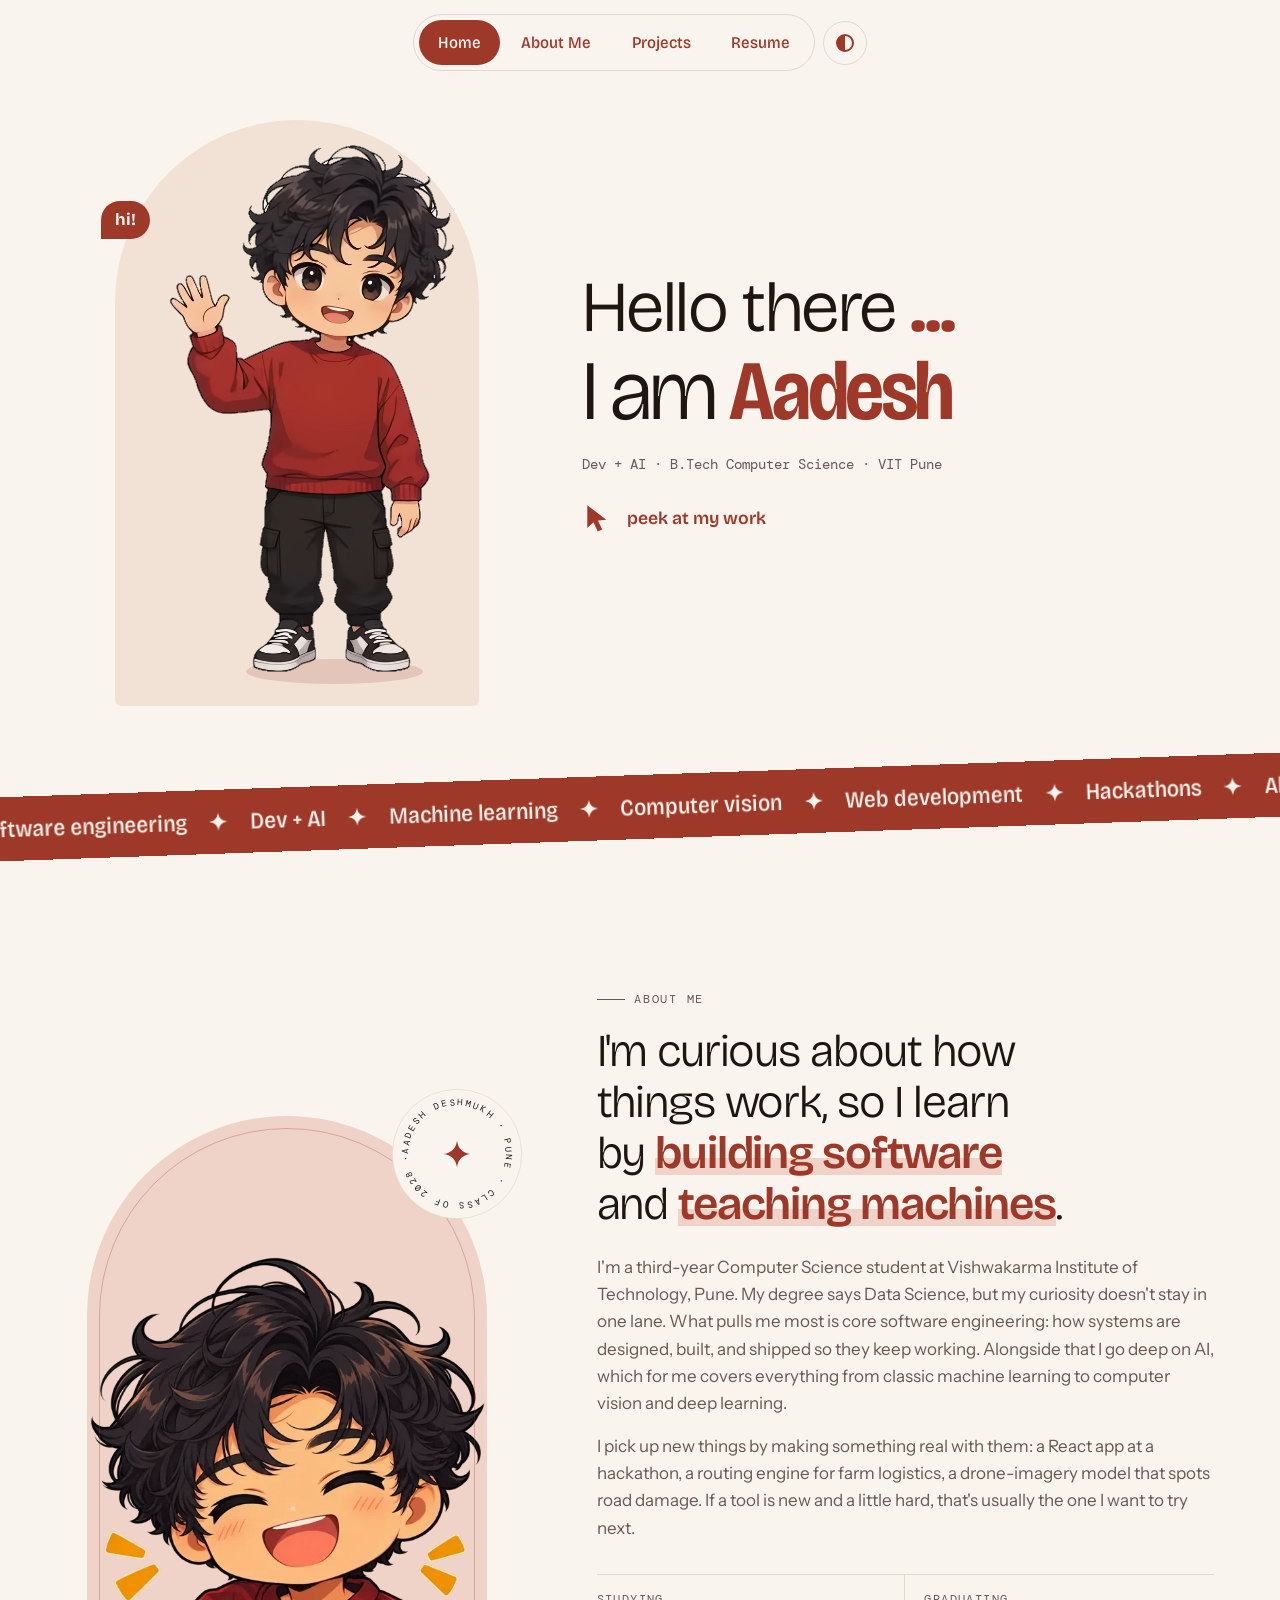
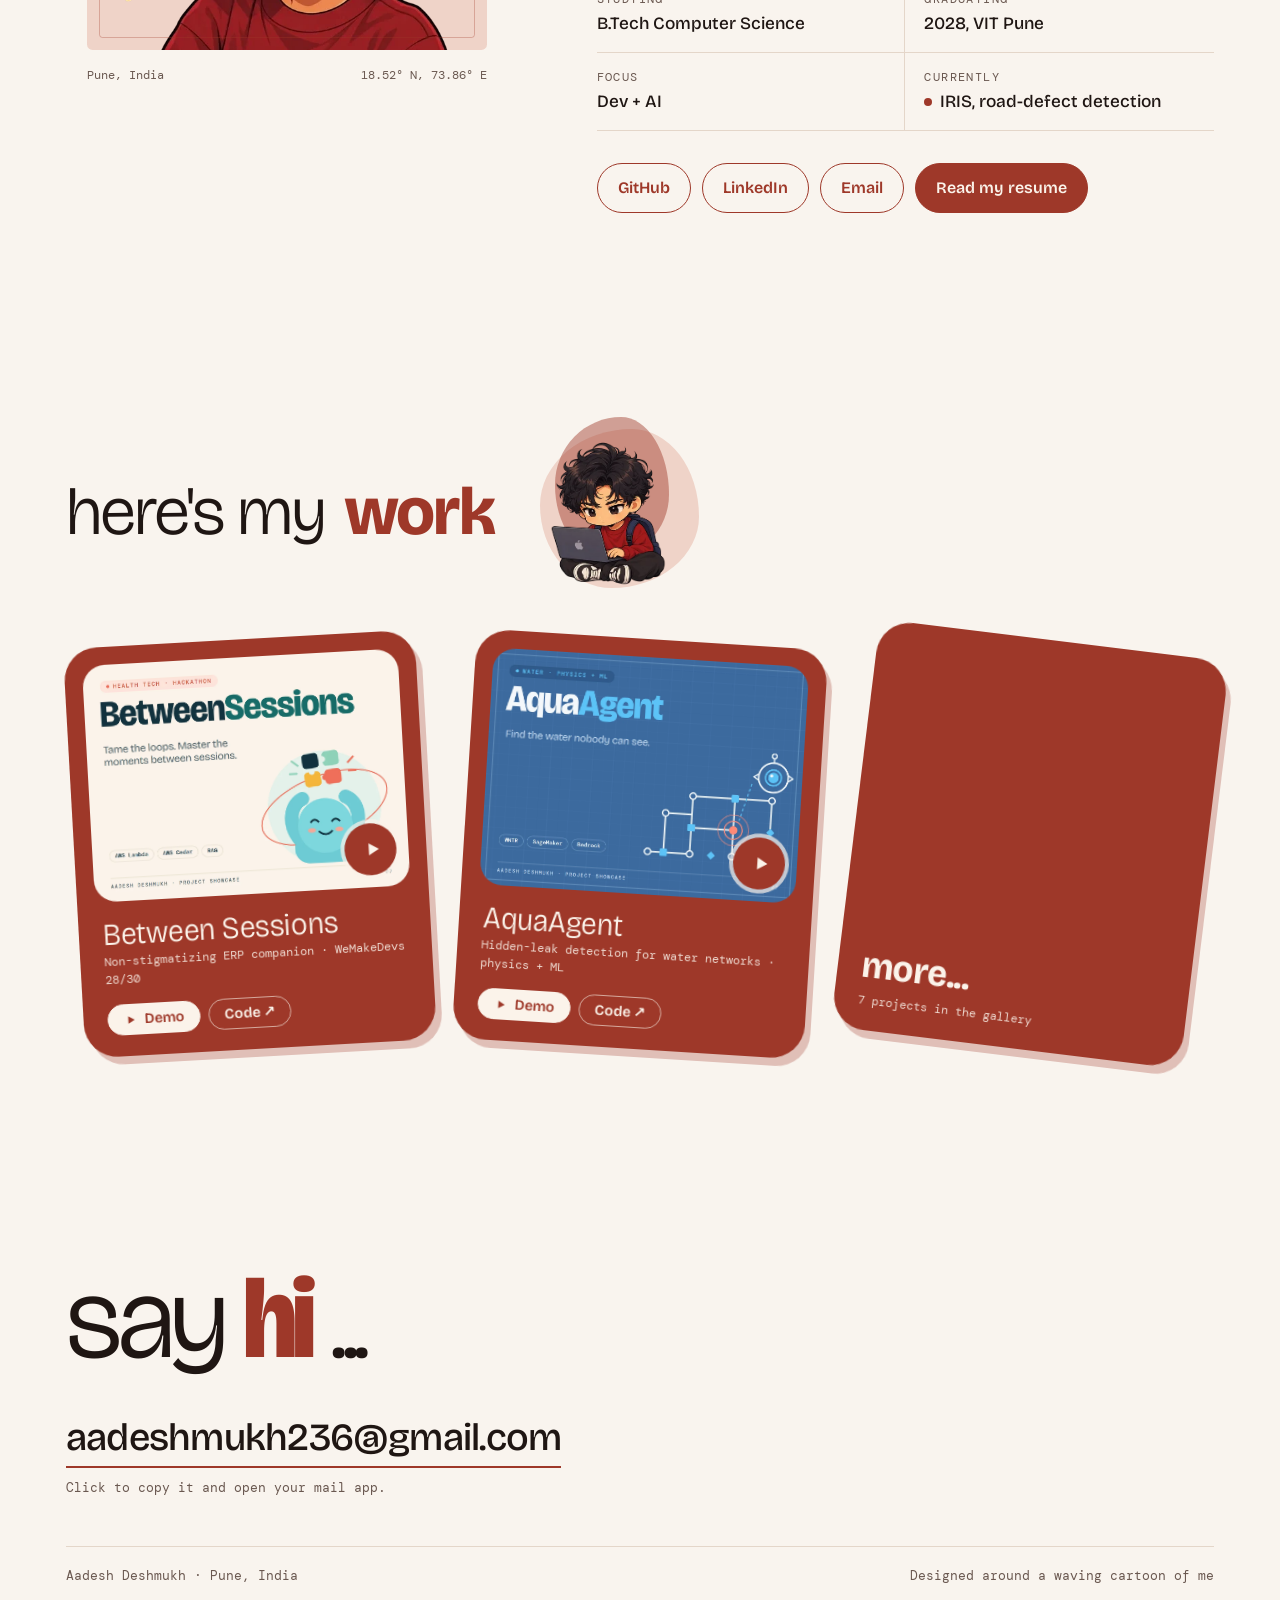
<file: index.html>
<!doctype html>
<html lang="en">
<head>
<meta charset="utf-8">
<meta name="viewport" content="width=device-width,initial-scale=1,viewport-fit=cover">
<title>Aadesh Deshmukh</title>
<meta name="description" content="Aadesh Deshmukh — Computer Science student at VIT Pune building software and AI.">
<link rel="icon" href="assets/mini.webp" type="image/webp">
<script>try{const t=localStorage.getItem('theme');if(t)document.documentElement.dataset.theme=t}catch(_){}</script>
<link rel="preconnect" href="https://fonts.googleapis.com">
<link rel="preconnect" href="https://fonts.gstatic.com" crossorigin>
<link rel="stylesheet" href="https://fonts.googleapis.com/css2?family=Bricolage+Grotesque:opsz,wdth,wght@12..96,75..100,200..800&family=Instrument+Sans:wght@400;500;600&family=DM+Mono:wght@400;500&display=swap">
<link rel="stylesheet" href="css/style.css?v=8">
<script src="js/data.js?v=8" defer></script>
<script src="js/site.js?v=8" defer></script>
</head>
<body data-page="home">

<svg width="0" height="0" style="position:absolute" aria-hidden="true">
  <symbol id="star" viewBox="0 0 24 24"><path d="M12 0c1 7 5 11 12 12-7 1-11 5-12 12-1-7-5-11-12-12 7-1 11-5 12-12z" fill="currentColor"/></symbol>
  <symbol id="ptr" viewBox="0 0 32 32"><path d="M5 3v21.5l5.8-5.4 4 8.6 4.2-1.9-4-8.4 7.9-.6z"/></symbol>
</svg>

<header class="navbar">
  <ul class="nav" id="nav">
    <span class="pill" aria-hidden="true"></span>
    <li><a href="#home" data-sec="home" data-cursor="home">Home</a></li>
    <li><a href="#about" data-sec="about" data-cursor="hi">About<span class="me"> Me</span></a></li>
    <li><a href="#projects" data-sec="projects" data-cursor="work">Projects</a></li>
    <li><a href="resume.html" data-sec="resume" data-cursor="cv">Resume</a></li>
  </ul>
  <button class="mode" id="theme" type="button" aria-label="Switch light or dark theme" data-cursor="flip"><span></span></button>
</header>

<main>
  <!-- HOME -->
  <section class="hero wrap" id="home">
    <div class="hero-grid">
      <div class="stage" id="stage" data-cursor="wave again" role="button" tabindex="0" aria-label="Play the wave again">
        <span class="bubble" id="bubble" aria-hidden="true">hi!</span>
        <!-- Transparent WebM; on Safari site.js swaps in a WebGL canvas playing hero-wave-stacked.mp4 -->
        <video id="heroClip" class="char" muted loop playsinline autoplay preload="auto" poster="assets/hero-poster.webp" data-stacked="assets/hero-wave-stacked.mp4" aria-label="Aadesh's character waving hello">
          <source src="assets/hero-wave.webm" type="video/webm">
        </video>
      </div>
      <div>
        <h1 style="margin:0">
          <span class="hello">Hello there <span class="dots" aria-hidden="true"><b>.</b><b>.</b><b>.</b></span></span>
          <span class="hello iam" aria-label="I am Aadesh"><span class="pre" aria-hidden="true">I am</span><span id="who" aria-hidden="true"></span></span>
        </h1>
        <p class="role">Dev + AI &middot; B.Tech Computer Science &middot; VIT Pune</p>
        <a class="peek" href="#projects" data-cursor="go">
          <svg viewBox="0 0 32 32" aria-hidden="true"><use href="#ptr" fill="currentColor"/></svg>
          <span>peek at my work</span>
        </a>
      </div>
    </div>
  </section>

  <div class="band-wrap" aria-hidden="true"><div class="band"><div class="track" id="track"></div></div></div>

  <!-- ABOUT -->
  <section class="sec about wrap" id="about">
    <div class="about-grid">
      <figure class="portrait rv" id="portrait">
        <div class="arch"><img src="assets/portrait.webp" alt="Cartoon of Aadesh laughing with his eyes closed, in a red sweater"></div>
        <svg class="badge" viewBox="0 0 200 200" aria-hidden="true">
          <circle class="disc" cx="100" cy="100" r="98"/>
          <g class="ring">
            <path id="circ" d="M100,100 m-74,0 a74,74 0 1,1 148,0 a74,74 0 1,1 -148,0" fill="none"/>
            <text><textPath href="#circ" textLength="462" lengthAdjust="spacing">AADESH DESHMUKH &#183; PUNE &#183; CLASS OF 2028 &#183; </textPath></text>
          </g>
          <use class="core" href="#star" x="80" y="80" width="40" height="40"/>
        </svg>
        <figcaption><span>Pune, India</span><span>18.52&deg; N, 73.86&deg; E</span></figcaption>
      </figure>

      <div class="about-copy rv" id="aboutCopy">
        <p class="eyebrow">About me</p>
        <h2 class="statement">I'm curious about how things work, so I learn by <span class="hl">building software</span> and <span class="hl">teaching machines</span>.</h2>
        <p class="body">I'm a third-year Computer Science student at Vishwakarma Institute of Technology, Pune. My degree says Data Science, but my curiosity doesn't stay in one lane. What pulls me most is core software engineering: how systems are designed, built, and shipped so they keep working. Alongside that I go deep on AI, which for me covers everything from classic machine learning to computer vision and deep learning.</p>
        <p class="body">I pick up new things by making something real with them: a React app at a hackathon, a routing engine for farm logistics, a drone-imagery model that spots road damage. If a tool is new and a little hard, that's usually the one I want to try next.</p>
        <dl class="facts">
          <div><dt>Studying</dt><dd>B.Tech Computer Science</dd></div>
          <div><dt>Graduating</dt><dd>2028, VIT Pune</dd></div>
          <div><dt>Focus</dt><dd>Dev + AI</dd></div>
          <div><dt>Currently</dt><dd><i class="live" aria-hidden="true"></i>IRIS, road-defect detection</dd></div>
        </dl>
        <div class="links">
          <a class="btn" data-link="github" href="https://github.com/aadesh2036" target="_blank" rel="noopener" data-cursor="github">GitHub</a>
          <a class="btn" data-link="linkedin" href="https://www.linkedin.com/in/aadesh-deshmukh-988a01330" target="_blank" rel="noopener" data-cursor="linkedin">LinkedIn</a>
          <a class="btn" data-email href="mailto:aadeshmukh236@gmail.com" data-cursor="copy + mail">Email</a>
          <a class="btn solid" href="resume.html" data-cursor="cv">Read my resume</a>
        </div>
      </div>
    </div>
  </section>

  <!-- PROJECTS -->
  <section class="sec wrap" id="projects">
    <h2 class="head work-head rv">here's my <b>work</b>
      <span class="mini"><img src="assets/mini.webp" alt=""></span>
    </h2>
    <div class="cards" id="cards"></div>
  </section>

  <!-- CONTACT -->
  <section class="contact wrap" id="contact">
    <h2 class="rv">say <b>hi</b> ...</h2>
    <div class="mail">
      <a class="mail-addr" data-email="text" href="mailto:aadeshmukh236@gmail.com" data-cursor="copy + mail">aadeshmukh236@gmail.com</a>
    </div>
    <p class="mail-note">Click to copy it and open your mail app.</p>
    <div class="foot"><span>Aadesh Deshmukh &middot; Pune, India</span><span>Designed around a waving cartoon of me</span></div>
  </section>
</main>

<div id="fx" aria-hidden="true">
  <div id="ring"><span id="ringTxt"></span></div>
  <div id="cur"><svg viewBox="0 0 32 32"><use class="sh" href="#ptr" x="2.2" y="2.2"/><use class="ar" href="#ptr"/></svg></div>
</div>

</body>
</html>
</file>
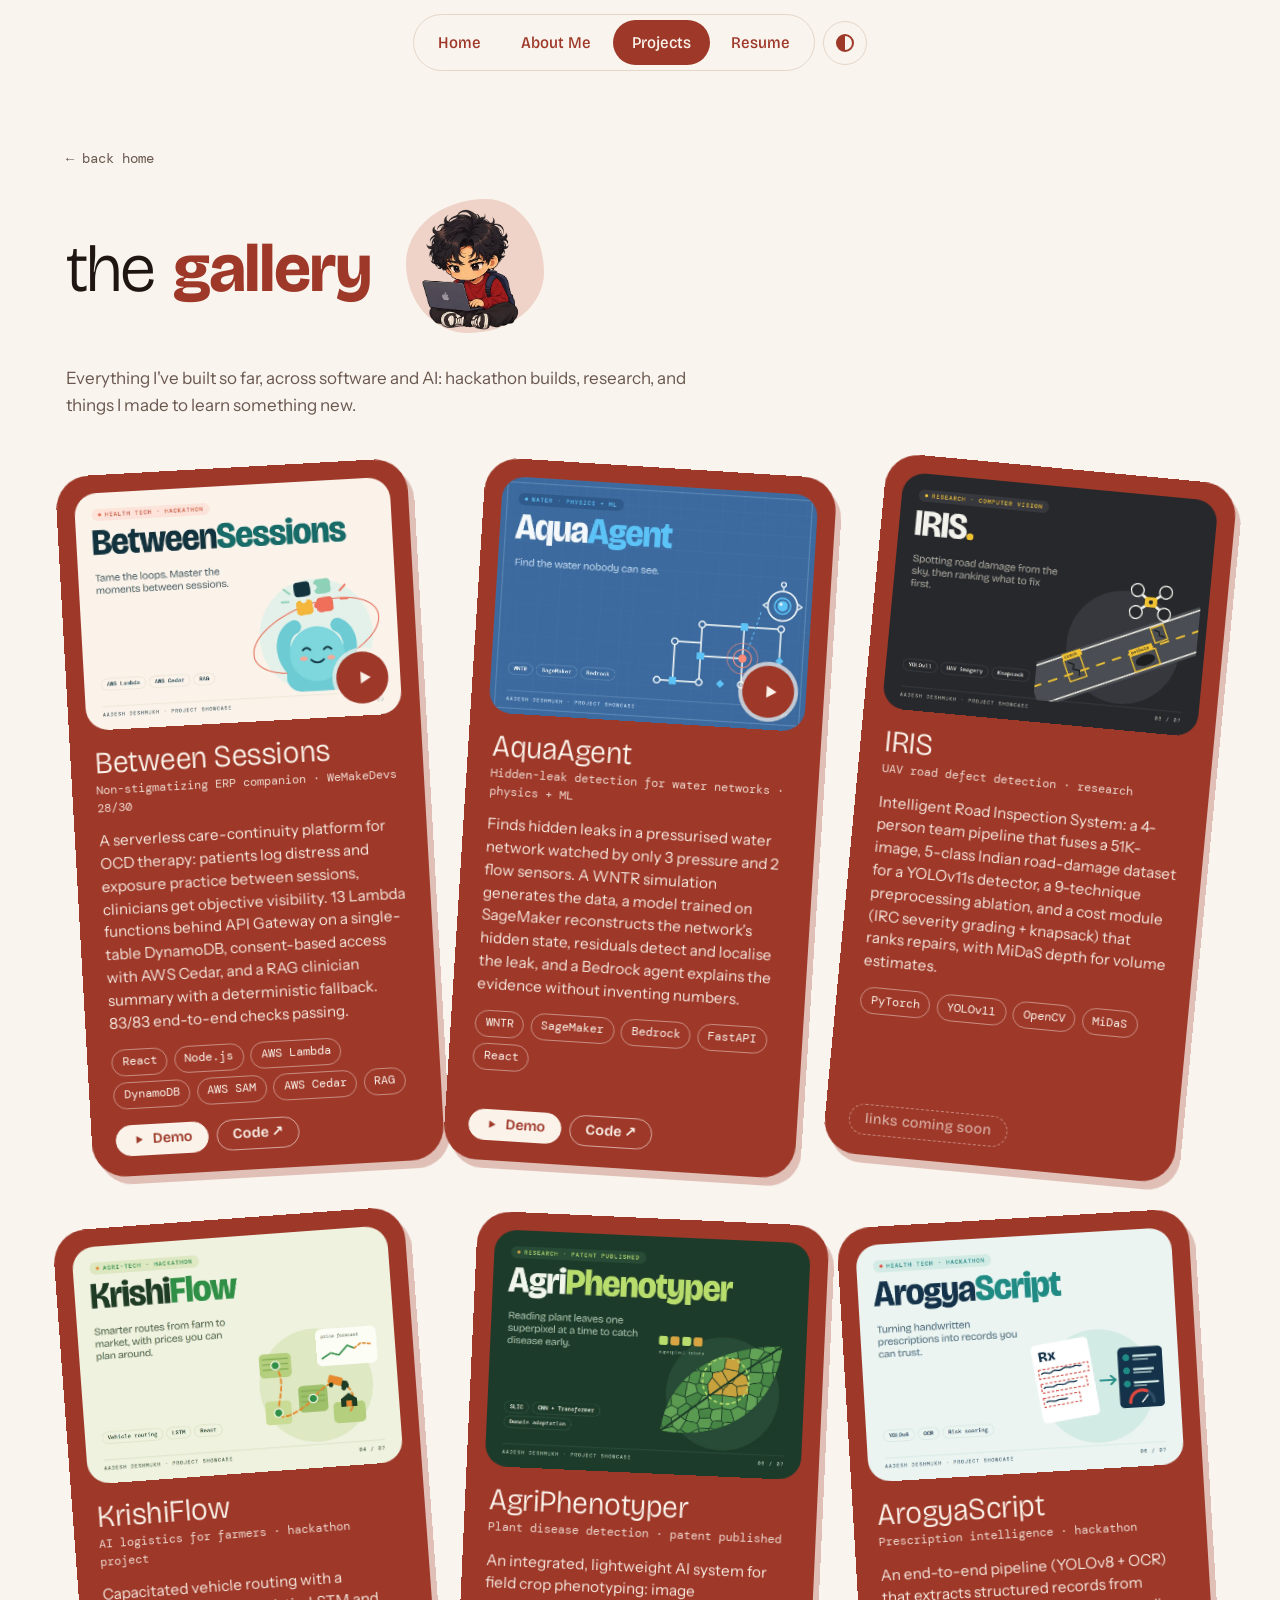
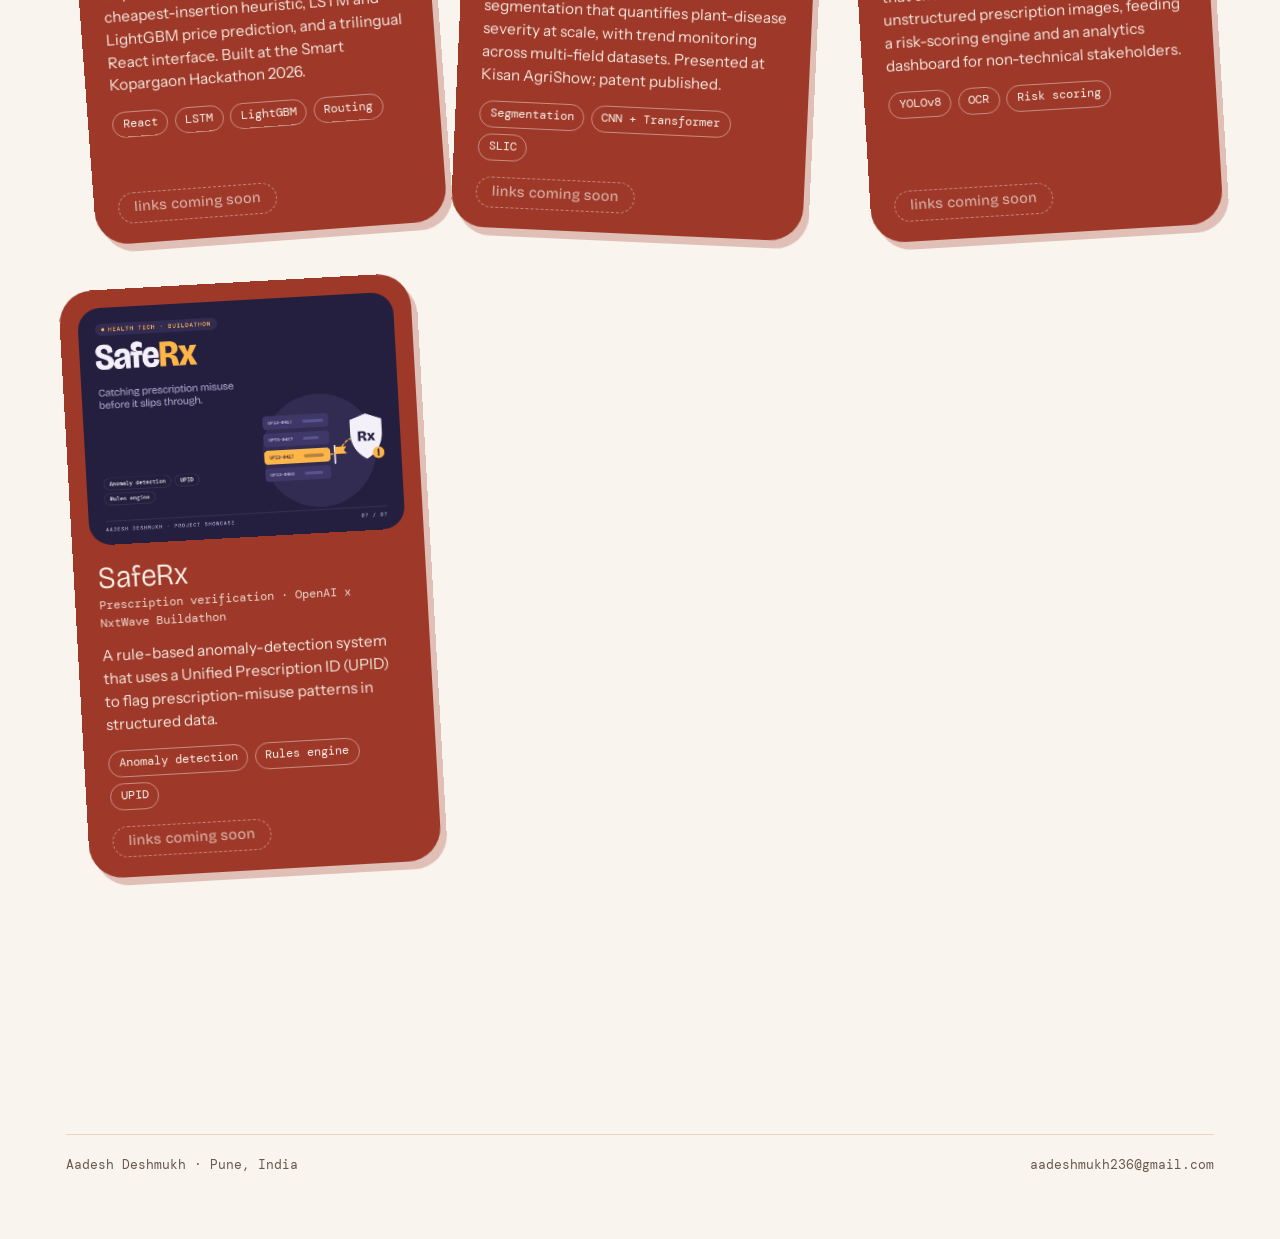
<file: projects.html>
<!doctype html>
<html lang="en">
<head>
<meta charset="utf-8">
<meta name="viewport" content="width=device-width,initial-scale=1,viewport-fit=cover">
<title>Projects · Aadesh Deshmukh</title>
<meta name="description" content="Projects by Aadesh Deshmukh: software and AI, from hackathon builds to research.">
<link rel="icon" href="assets/mini.webp" type="image/webp">
<script>try{const t=localStorage.getItem('theme');if(t)document.documentElement.dataset.theme=t}catch(_){}</script>
<link rel="preconnect" href="https://fonts.googleapis.com">
<link rel="preconnect" href="https://fonts.gstatic.com" crossorigin>
<link rel="stylesheet" href="https://fonts.googleapis.com/css2?family=Bricolage+Grotesque:opsz,wdth,wght@12..96,75..100,200..800&family=Instrument+Sans:wght@400;500;600&family=DM+Mono:wght@400;500&display=swap">
<link rel="stylesheet" href="css/style.css?v=8">
<script src="js/data.js?v=8" defer></script>
<script src="js/site.js?v=8" defer></script>
</head>
<body data-page="projects">

<svg width="0" height="0" style="position:absolute" aria-hidden="true">
  <symbol id="star" viewBox="0 0 24 24"><path d="M12 0c1 7 5 11 12 12-7 1-11 5-12 12-1-7-5-11-12-12 7-1 11-5 12-12z" fill="currentColor"/></symbol>
  <symbol id="ptr" viewBox="0 0 32 32"><path d="M5 3v21.5l5.8-5.4 4 8.6 4.2-1.9-4-8.4 7.9-.6z"/></symbol>
</svg>

<header class="navbar">
  <ul class="nav" id="nav">
    <span class="pill" aria-hidden="true"></span>
    <li><a href="index.html#home" data-sec="home" data-cursor="home">Home</a></li>
    <li><a href="index.html#about" data-sec="about" data-cursor="hi">About<span class="me"> Me</span></a></li>
    <li><a href="projects.html" data-sec="projects" data-cursor="work">Projects</a></li>
    <li><a href="resume.html" data-sec="resume" data-cursor="cv">Resume</a></li>
  </ul>
  <button class="mode" id="theme" type="button" aria-label="Switch light or dark theme" data-cursor="flip"><span></span></button>
</header>

<main>
  <section class="sec page-top wrap">
    <a class="back" href="index.html#projects" data-cursor="back">&larr; back home</a>
    <h1 class="head rv">the <b>gallery</b>
      <span class="mini"><img src="assets/mini.webp" alt=""></span>
    </h1>
    <p class="lede">Everything I've built so far, across software and AI: hackathon builds, research, and things I made to learn something new.</p>
    <div class="cards gallery" id="cards"></div>
  </section>

  <section class="contact wrap">
    <div class="foot"><span>Aadesh Deshmukh &middot; Pune, India</span><a data-email="text" href="mailto:aadeshmukh236@gmail.com" data-cursor="copy + mail">aadeshmukh236@gmail.com</a></div>
  </section>
</main>

<div id="fx" aria-hidden="true">
  <div id="ring"><span id="ringTxt"></span></div>
  <div id="cur"><svg viewBox="0 0 32 32"><use class="sh" href="#ptr" x="2.2" y="2.2"/><use class="ar" href="#ptr"/></svg></div>
</div>

</body>
</html>
</file>
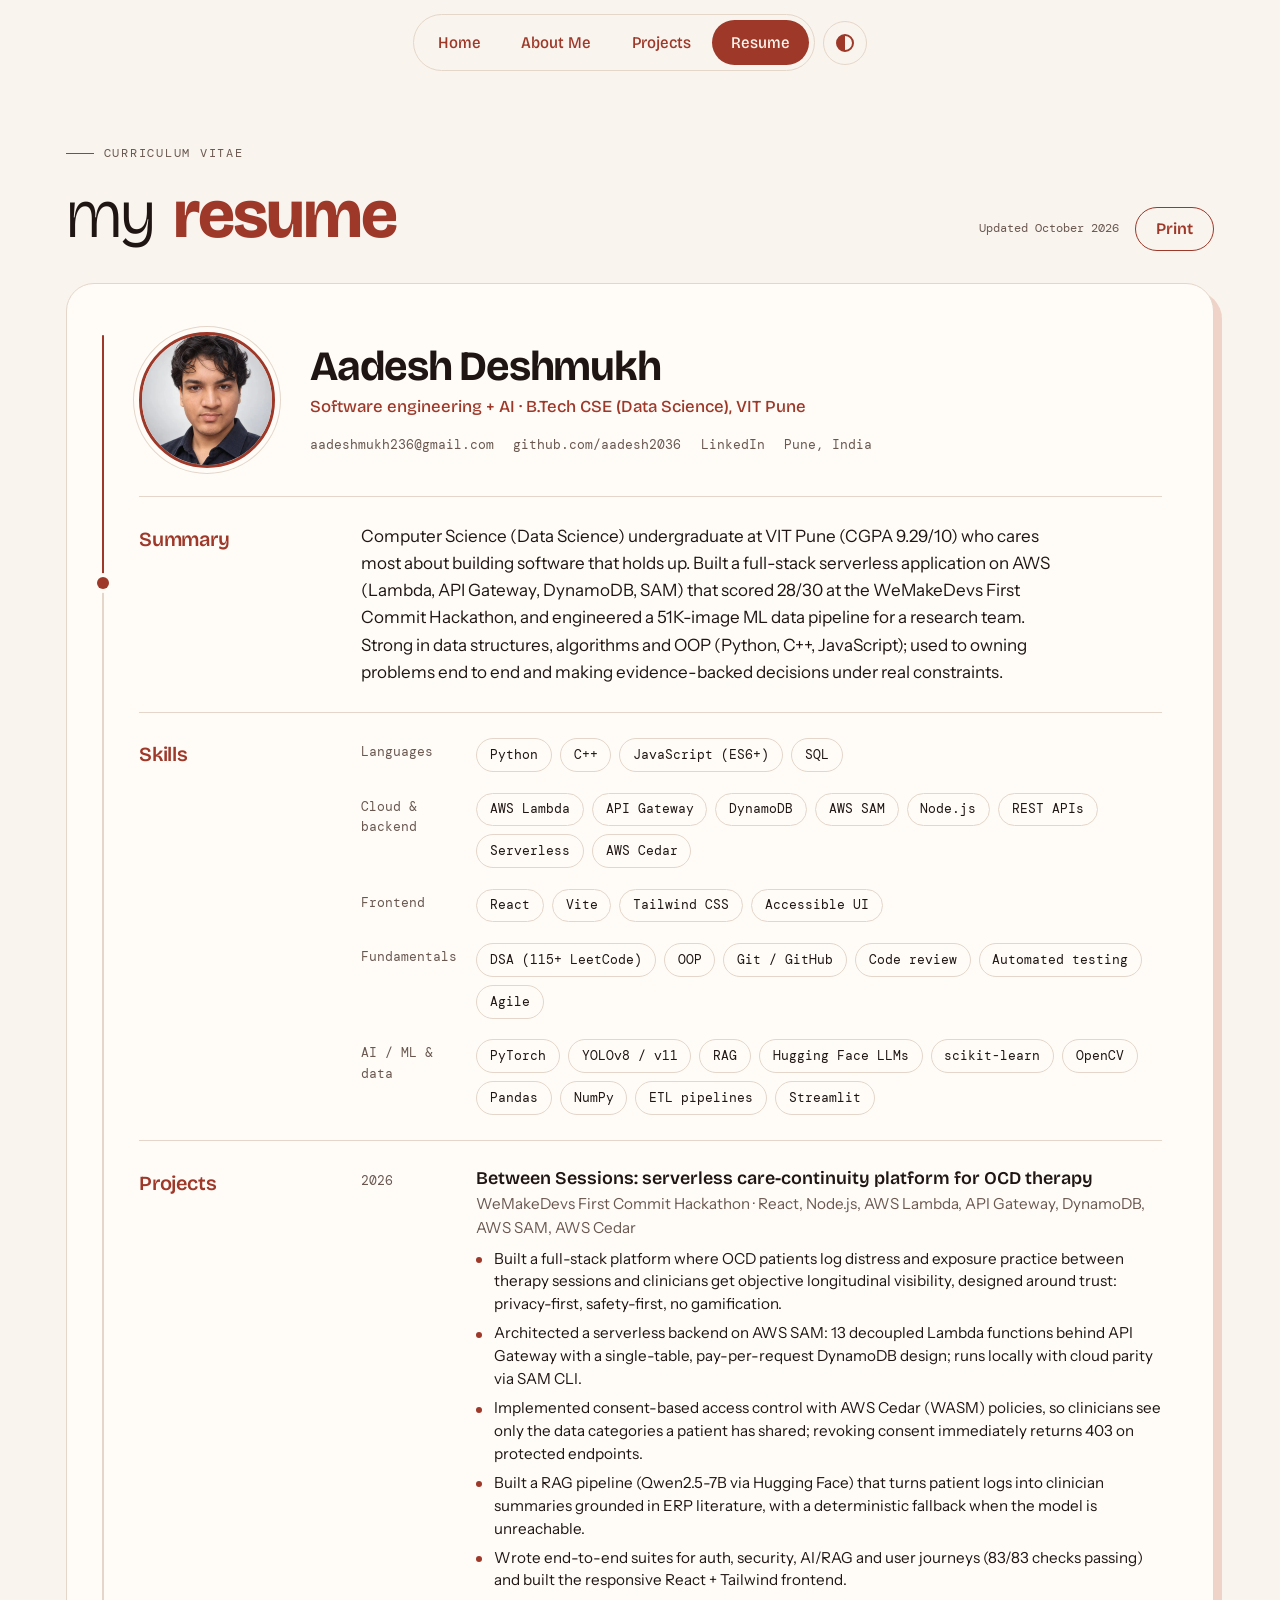
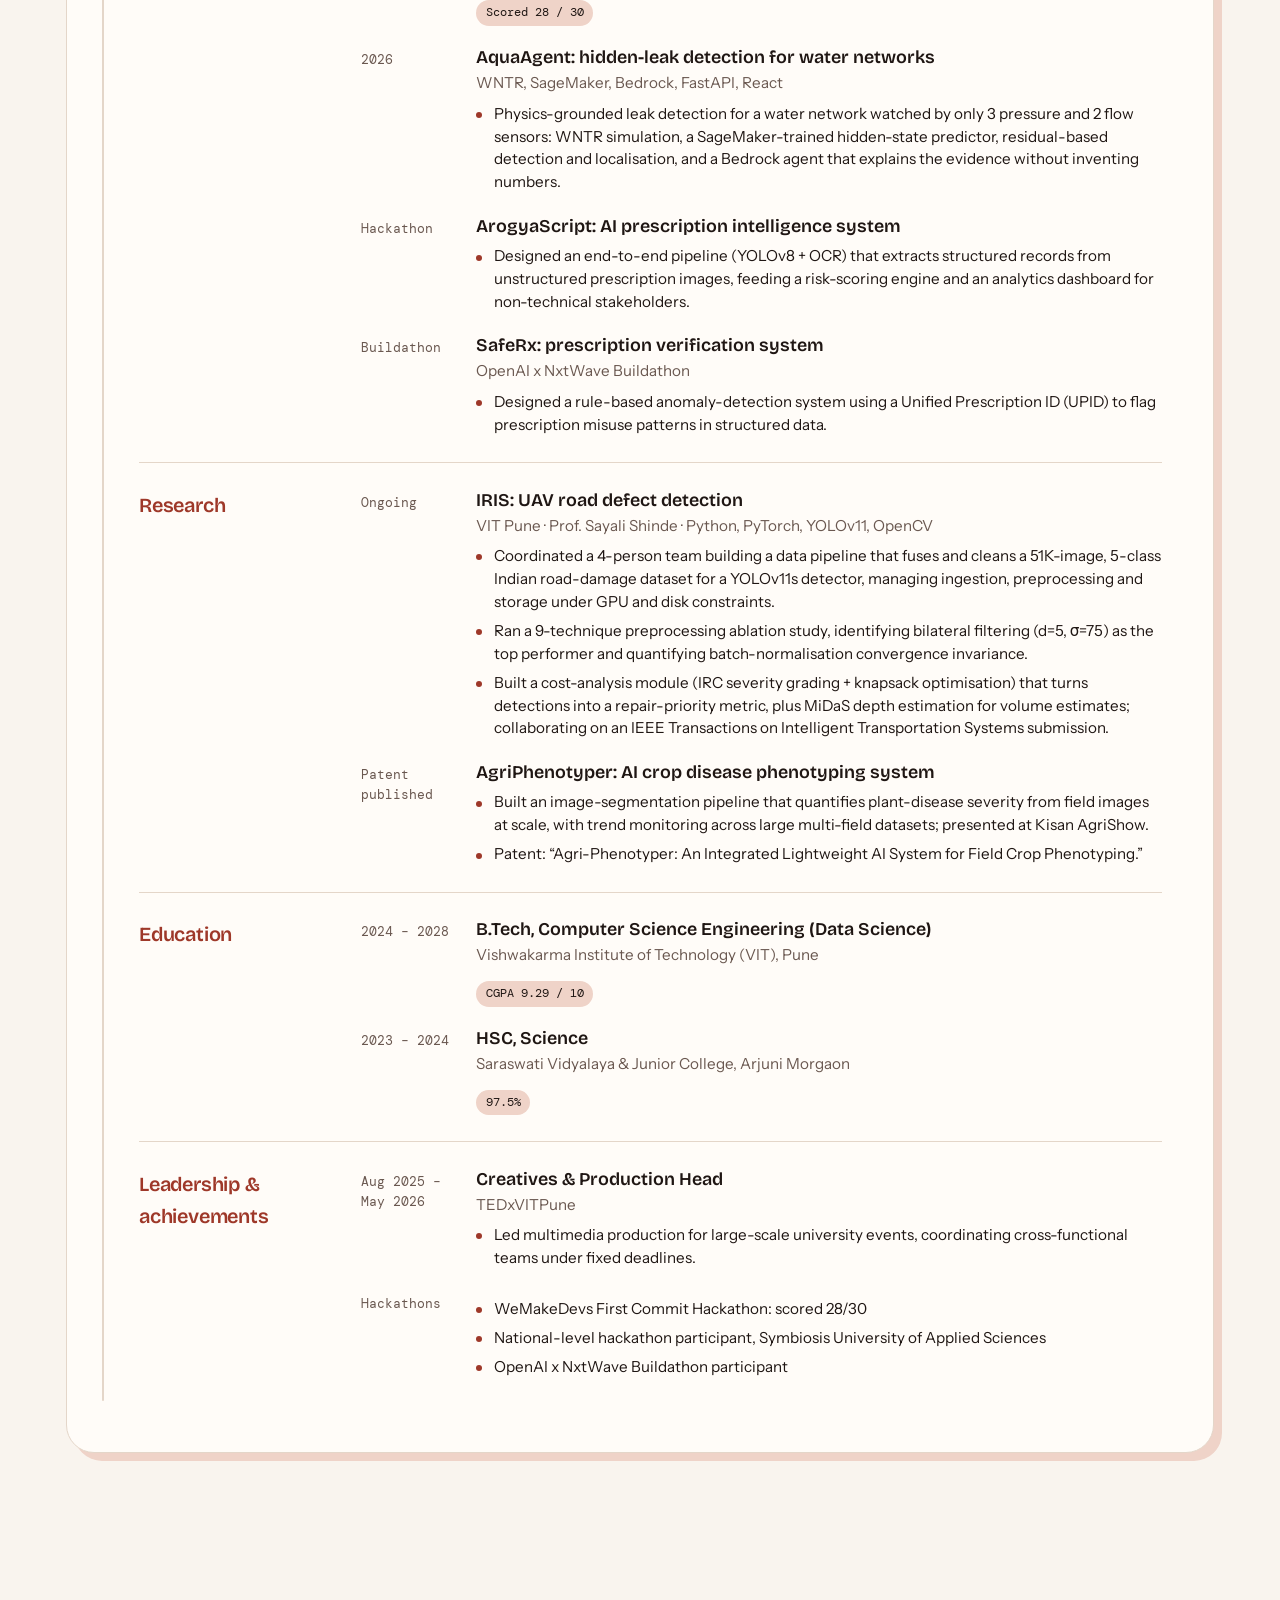
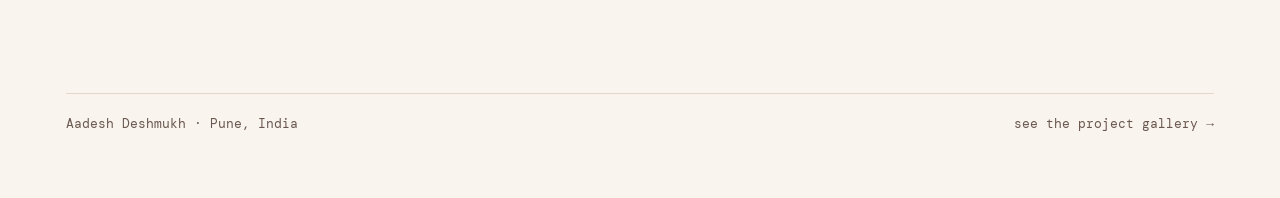
<file: resume.html>
<!doctype html>
<html lang="en">
<head>
<meta charset="utf-8">
<meta name="viewport" content="width=device-width,initial-scale=1,viewport-fit=cover">
<title>Resume · Aadesh Deshmukh</title>
<meta name="description" content="Resume of Aadesh Deshmukh — Computer Science student at VIT Pune working across software engineering and AI.">
<link rel="icon" href="assets/mini.webp" type="image/webp">
<script>try{const t=localStorage.getItem('theme');if(t)document.documentElement.dataset.theme=t}catch(_){}</script>
<link rel="preconnect" href="https://fonts.googleapis.com">
<link rel="preconnect" href="https://fonts.gstatic.com" crossorigin>
<link rel="stylesheet" href="https://fonts.googleapis.com/css2?family=Bricolage+Grotesque:opsz,wdth,wght@12..96,75..100,200..800&family=Instrument+Sans:wght@400;500;600&family=DM+Mono:wght@400;500&display=swap">
<link rel="stylesheet" href="css/style.css?v=8">
<script src="js/data.js?v=8" defer></script>
<script src="js/site.js?v=8" defer></script>
</head>
<body data-page="resume">

<svg width="0" height="0" style="position:absolute" aria-hidden="true">
  <symbol id="star" viewBox="0 0 24 24"><path d="M12 0c1 7 5 11 12 12-7 1-11 5-12 12-1-7-5-11-12-12 7-1 11-5 12-12z" fill="currentColor"/></symbol>
  <symbol id="ptr" viewBox="0 0 32 32"><path d="M5 3v21.5l5.8-5.4 4 8.6 4.2-1.9-4-8.4 7.9-.6z"/></symbol>
</svg>

<header class="navbar">
  <ul class="nav" id="nav">
    <span class="pill" aria-hidden="true"></span>
    <li><a href="index.html#home" data-sec="home" data-cursor="home">Home</a></li>
    <li><a href="index.html#about" data-sec="about" data-cursor="hi">About<span class="me"> Me</span></a></li>
    <li><a href="projects.html" data-sec="projects" data-cursor="work">Projects</a></li>
    <li><a href="resume.html" data-sec="resume" data-cursor="cv">Resume</a></li>
  </ul>
  <button class="mode" id="theme" type="button" aria-label="Switch light or dark theme" data-cursor="flip"><span></span></button>
</header>

<main>
  <section class="sec page-top wrap">
    <div class="res-top">
      <div>
        <p class="eyebrow">Curriculum vitae</p>
        <h1 class="head">my <b>resume</b></h1>
      </div>
      <div class="res-actions">
        <span class="stamp">Updated October 2026</span>
        <button class="btn" id="print" type="button" data-cursor="print">Print</button>
        <a class="btn solid" data-pdf href="#" target="_blank" rel="noopener" data-cursor="pdf" hidden>Download PDF</a>
      </div>
    </div>

    <article class="sheet rv" id="sheet">
      <div class="rail" aria-hidden="true"><span></span></div>

      <header class="cv-head">
        <!-- Profile photo: swap assets/profile.webp (or set SITE.profilePhoto in js/data.js) -->
        <div class="photo has" id="photo"><img src="assets/profile.webp" alt="Aadesh Deshmukh" width="136" height="136"></div>
        <div class="cv-id">
          <h2>Aadesh Deshmukh</h2>
          <p class="cv-role">Software engineering + AI &middot; B.Tech CSE (Data Science), VIT Pune</p>
          <ul class="cv-contact">
            <li><a data-email="text" href="mailto:aadeshmukh236@gmail.com" data-cursor="copy + mail">aadeshmukh236@gmail.com</a></li>
            <li><a data-link="github" href="https://github.com/aadesh2036" target="_blank" rel="noopener" data-cursor="github">github.com/aadesh2036</a></li>
            <li><a data-link="linkedin" href="https://www.linkedin.com/in/aadesh-deshmukh-988a01330" target="_blank" rel="noopener" data-cursor="linkedin">LinkedIn</a></li>
            <li>Pune, India</li>
          </ul>
        </div>
      </header>

      <section class="block">
        <h3>Summary</h3>
        <p class="summary">Computer Science (Data Science) undergraduate at VIT Pune (CGPA 9.29/10) who cares most about building software that holds up. Built a full-stack serverless application on AWS (Lambda, API Gateway, DynamoDB, SAM) that scored 28/30 at the WeMakeDevs First Commit Hackathon, and engineered a 51K-image ML data pipeline for a research team. Strong in data structures, algorithms and OOP (Python, C++, JavaScript); used to owning problems end to end and making evidence-backed decisions under real constraints.</p>
      </section>

      <section class="block">
        <h3>Skills</h3>
        <div class="items">
          <div class="skillrow"><span class="when">Languages</span><ul class="chips"><li>Python</li><li>C++</li><li>JavaScript (ES6+)</li><li>SQL</li></ul></div>
          <div class="skillrow"><span class="when">Cloud &amp; backend</span><ul class="chips"><li>AWS Lambda</li><li>API Gateway</li><li>DynamoDB</li><li>AWS SAM</li><li>Node.js</li><li>REST APIs</li><li>Serverless</li><li>AWS Cedar</li></ul></div>
          <div class="skillrow"><span class="when">Frontend</span><ul class="chips"><li>React</li><li>Vite</li><li>Tailwind CSS</li><li>Accessible UI</li></ul></div>
          <div class="skillrow"><span class="when">Fundamentals</span><ul class="chips"><li>DSA (115+ LeetCode)</li><li>OOP</li><li>Git / GitHub</li><li>Code review</li><li>Automated testing</li><li>Agile</li></ul></div>
          <div class="skillrow"><span class="when">AI / ML &amp; data</span><ul class="chips"><li>PyTorch</li><li>YOLOv8 / v11</li><li>RAG</li><li>Hugging Face LLMs</li><li>scikit-learn</li><li>OpenCV</li><li>Pandas</li><li>NumPy</li><li>ETL pipelines</li><li>Streamlit</li></ul></div>
        </div>
      </section>

      <section class="block">
        <h3>Projects</h3>
        <ol class="items">
          <li class="item"><span class="when">2026</span><div>
            <h4><a href="https://github.com/aadesh2036/Between_Sessions" target="_blank" rel="noopener" data-cursor="repo">Between Sessions</a>: serverless care-continuity platform for OCD therapy</h4>
            <p class="where">WeMakeDevs First Commit Hackathon &middot; React, Node.js, AWS Lambda, API Gateway, DynamoDB, AWS SAM, AWS Cedar</p>
            <ul class="bullets">
              <li>Built a full-stack platform where OCD patients log distress and exposure practice between therapy sessions and clinicians get objective longitudinal visibility, designed around trust: privacy-first, safety-first, no gamification.</li>
              <li>Architected a serverless backend on AWS SAM: 13 decoupled Lambda functions behind API Gateway with a single-table, pay-per-request DynamoDB design; runs locally with cloud parity via SAM CLI.</li>
              <li>Implemented consent-based access control with AWS Cedar (WASM) policies, so clinicians see only the data categories a patient has shared; revoking consent immediately returns 403 on protected endpoints.</li>
              <li>Built a RAG pipeline (Qwen2.5-7B via Hugging Face) that turns patient logs into clinician summaries grounded in ERP literature, with a deterministic fallback when the model is unreachable.</li>
              <li>Wrote end-to-end suites for auth, security, AI/RAG and user journeys (83/83 checks passing) and built the responsive React + Tailwind frontend.</li>
            </ul>
            <span class="metric">Scored 28 / 30</span></div></li>
          <li class="item"><span class="when">2026</span><div>
            <h4><a href="https://github.com/aadesh2036/AquaAgent" target="_blank" rel="noopener" data-cursor="repo">AquaAgent</a>: hidden-leak detection for water networks</h4>
            <p class="where">WNTR, SageMaker, Bedrock, FastAPI, React</p>
            <ul class="bullets">
              <li>Physics-grounded leak detection for a water network watched by only 3 pressure and 2 flow sensors: WNTR simulation, a SageMaker-trained hidden-state predictor, residual-based detection and localisation, and a Bedrock agent that explains the evidence without inventing numbers.</li>
            </ul></div></li>
          <li class="item"><span class="when">Hackathon</span><div>
            <h4>ArogyaScript: AI prescription intelligence system</h4>
            <ul class="bullets">
              <li>Designed an end-to-end pipeline (YOLOv8 + OCR) that extracts structured records from unstructured prescription images, feeding a risk-scoring engine and an analytics dashboard for non-technical stakeholders.</li>
            </ul></div></li>
          <li class="item"><span class="when">Buildathon</span><div>
            <h4>SafeRx: prescription verification system</h4>
            <p class="where">OpenAI x NxtWave Buildathon</p>
            <ul class="bullets">
              <li>Designed a rule-based anomaly-detection system using a Unified Prescription ID (UPID) to flag prescription misuse patterns in structured data.</li>
            </ul></div></li>
        </ol>
      </section>

      <section class="block">
        <h3>Research</h3>
        <ol class="items">
          <li class="item"><span class="when">Ongoing</span><div>
            <h4>IRIS: UAV road defect detection</h4>
            <p class="where">VIT Pune &middot; Prof. Sayali Shinde &middot; Python, PyTorch, YOLOv11, OpenCV</p>
            <ul class="bullets">
              <li>Coordinated a 4-person team building a data pipeline that fuses and cleans a 51K-image, 5-class Indian road-damage dataset for a YOLOv11s detector, managing ingestion, preprocessing and storage under GPU and disk constraints.</li>
              <li>Ran a 9-technique preprocessing ablation study, identifying bilateral filtering (d=5, &sigma;=75) as the top performer and quantifying batch-normalisation convergence invariance.</li>
              <li>Built a cost-analysis module (IRC severity grading + knapsack optimisation) that turns detections into a repair-priority metric, plus MiDaS depth estimation for volume estimates; collaborating on an IEEE Transactions on Intelligent Transportation Systems submission.</li>
            </ul></div></li>
          <li class="item"><span class="when">Patent published</span><div>
            <h4>AgriPhenotyper: AI crop disease phenotyping system</h4>
            <ul class="bullets">
              <li>Built an image-segmentation pipeline that quantifies plant-disease severity from field images at scale, with trend monitoring across large multi-field datasets; presented at Kisan AgriShow.</li>
              <li>Patent: &ldquo;Agri-Phenotyper: An Integrated Lightweight AI System for Field Crop Phenotyping.&rdquo;</li>
            </ul></div></li>
        </ol>
      </section>

      <section class="block">
        <h3>Education</h3>
        <ol class="items">
          <li class="item"><span class="when">2024 &ndash; 2028</span><div>
            <h4>B.Tech, Computer Science Engineering (Data Science)</h4>
            <p class="where">Vishwakarma Institute of Technology (VIT), Pune</p>
            <span class="metric">CGPA 9.29 / 10</span></div></li>
          <li class="item"><span class="when">2023 &ndash; 2024</span><div>
            <h4>HSC, Science</h4>
            <p class="where">Saraswati Vidyalaya &amp; Junior College, Arjuni Morgaon</p>
            <span class="metric">97.5%</span></div></li>
        </ol>
      </section>

      <section class="block">
        <h3>Leadership &amp; achievements</h3>
        <ol class="items">
          <li class="item"><span class="when">Aug 2025 &ndash; May 2026</span><div>
            <h4>Creatives &amp; Production Head</h4>
            <p class="where">TEDxVITPune</p>
            <ul class="bullets"><li>Led multimedia production for large-scale university events, coordinating cross-functional teams under fixed deadlines.</li></ul></div></li>
          <li class="item"><span class="when">Hackathons</span><div>
            <ul class="bullets">
              <li>WeMakeDevs First Commit Hackathon: scored 28/30</li>
              <li>National-level hackathon participant, Symbiosis University of Applied Sciences</li>
              <li>OpenAI x NxtWave Buildathon participant</li>
            </ul></div></li>
        </ol>
      </section>
    </article>
  </section>

  <section class="contact wrap">
    <div class="foot"><span>Aadesh Deshmukh &middot; Pune, India</span><a href="projects.html" data-cursor="work">see the project gallery &rarr;</a></div>
  </section>
</main>

<div id="fx" aria-hidden="true">
  <div id="ring"><span id="ringTxt"></span></div>
  <div id="cur"><svg viewBox="0 0 32 32"><use class="sh" href="#ptr" x="2.2" y="2.2"/><use class="ar" href="#ptr"/></svg></div>
</div>

</body>
</html>
</file>
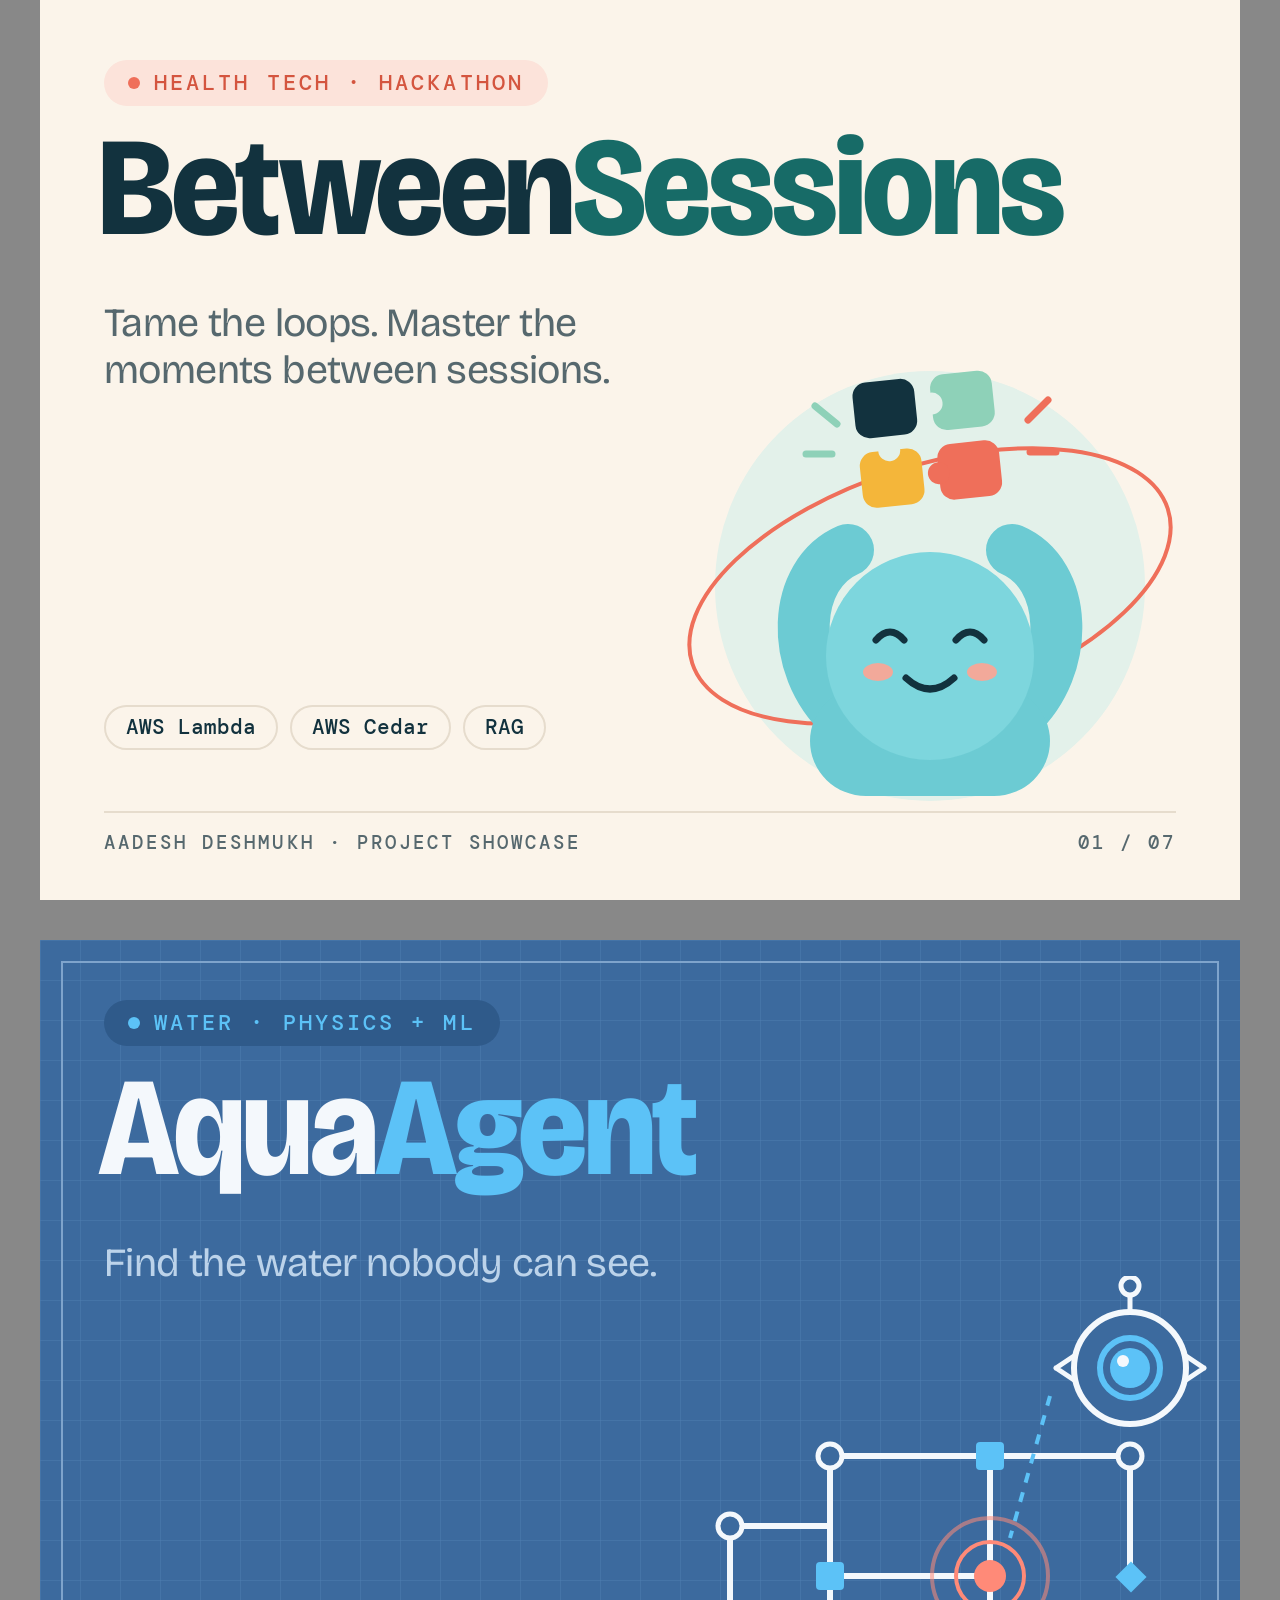
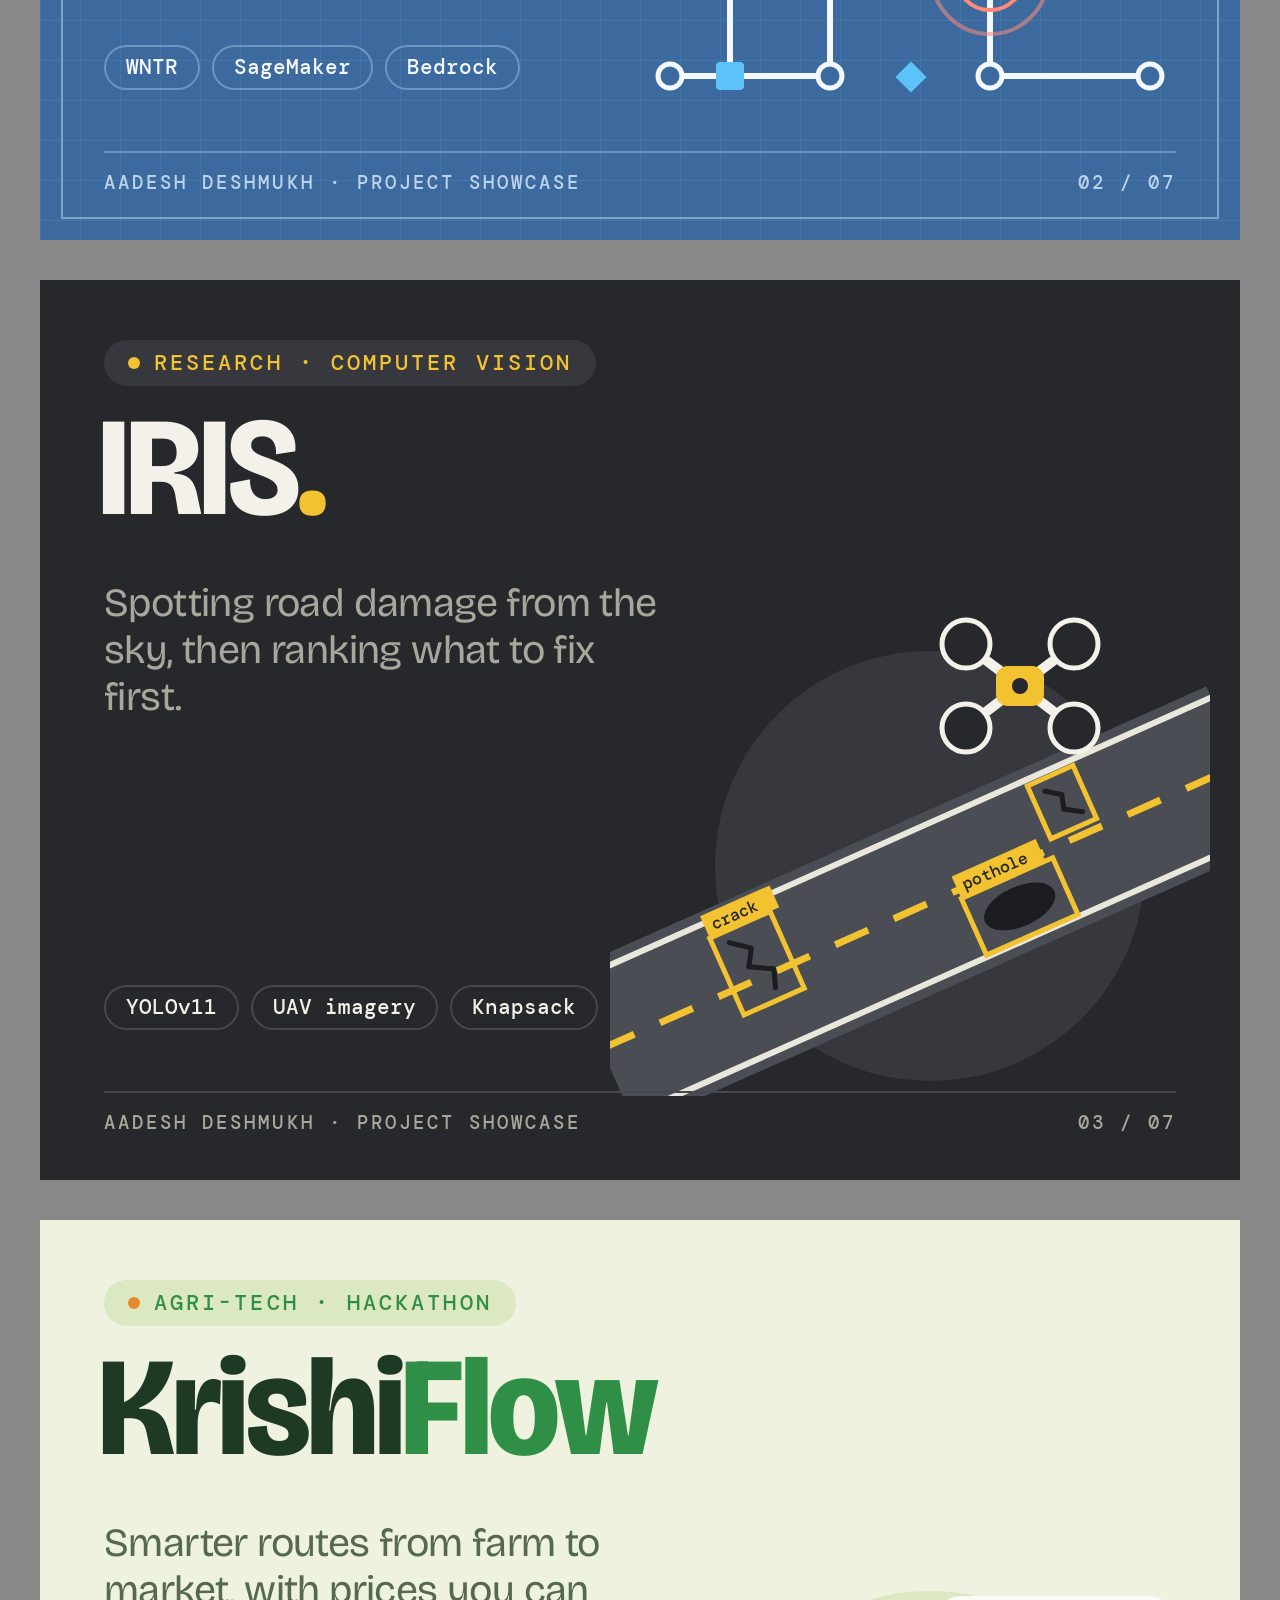
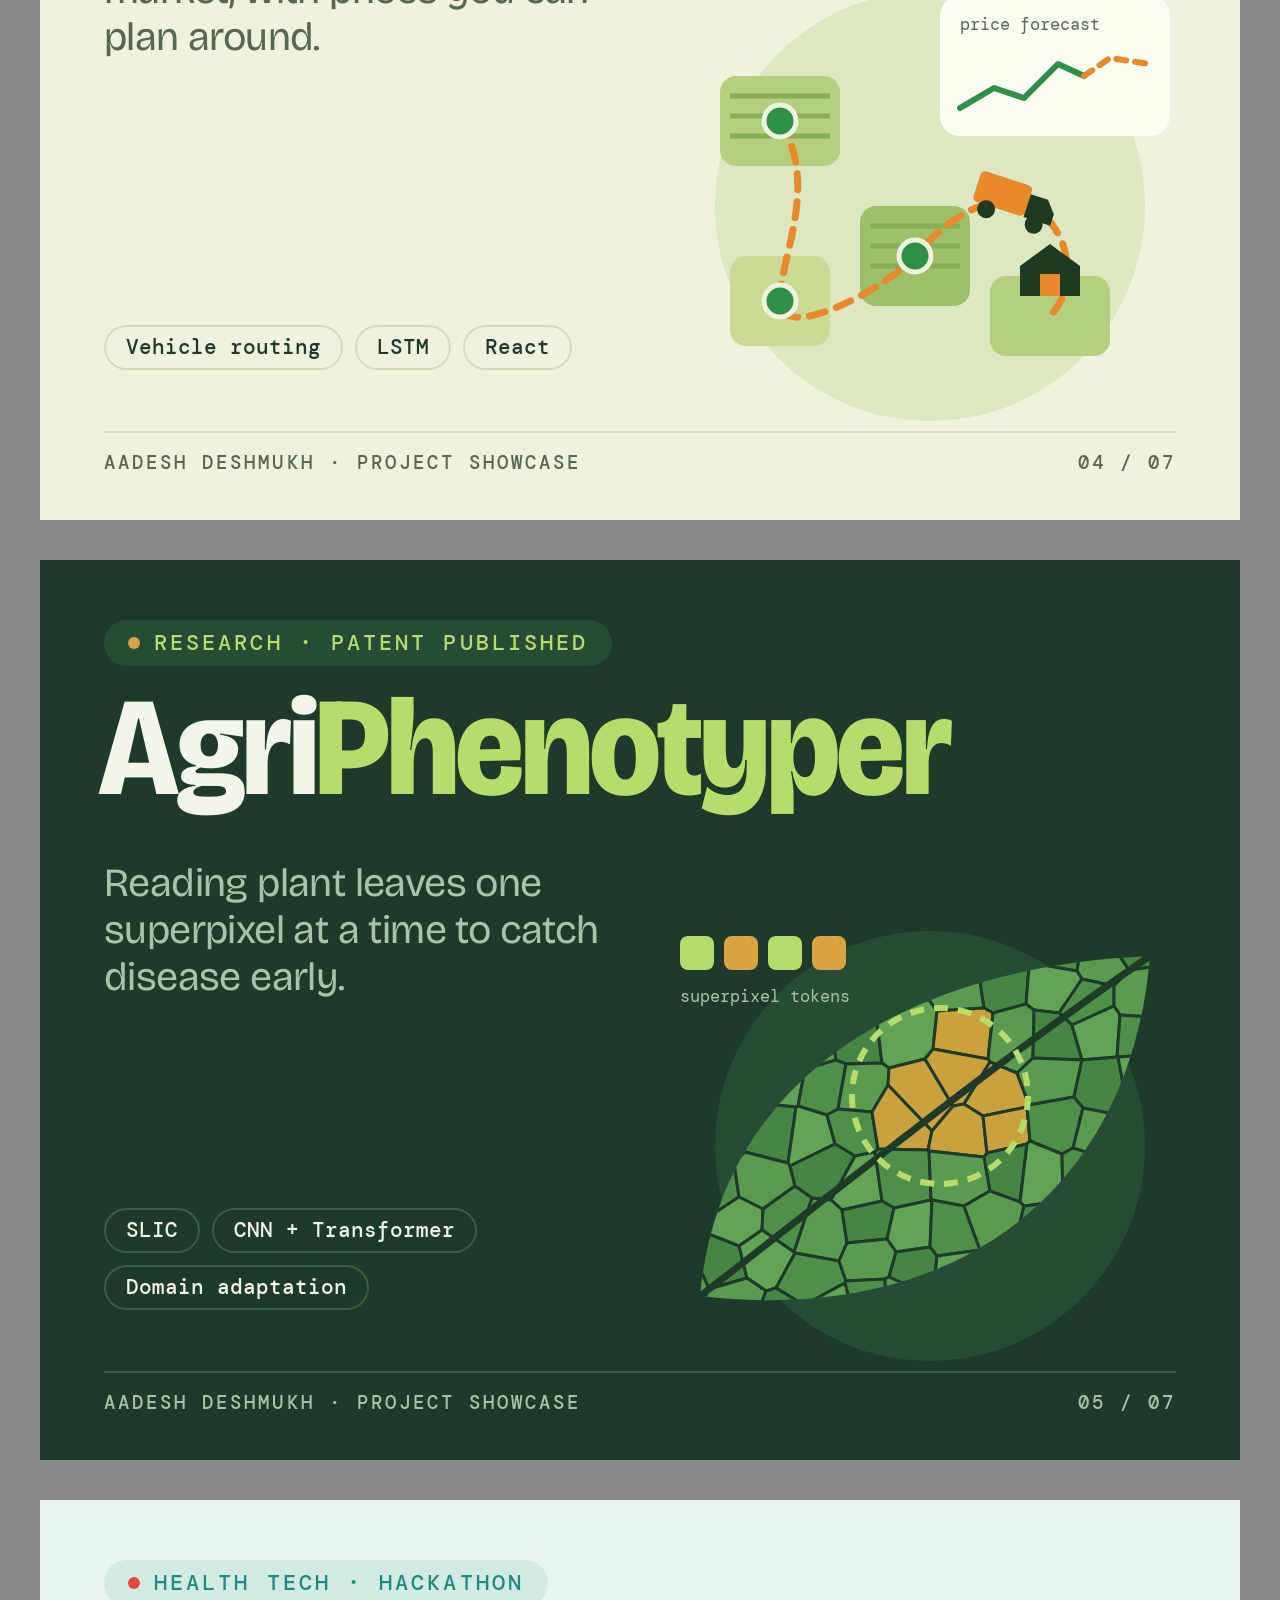
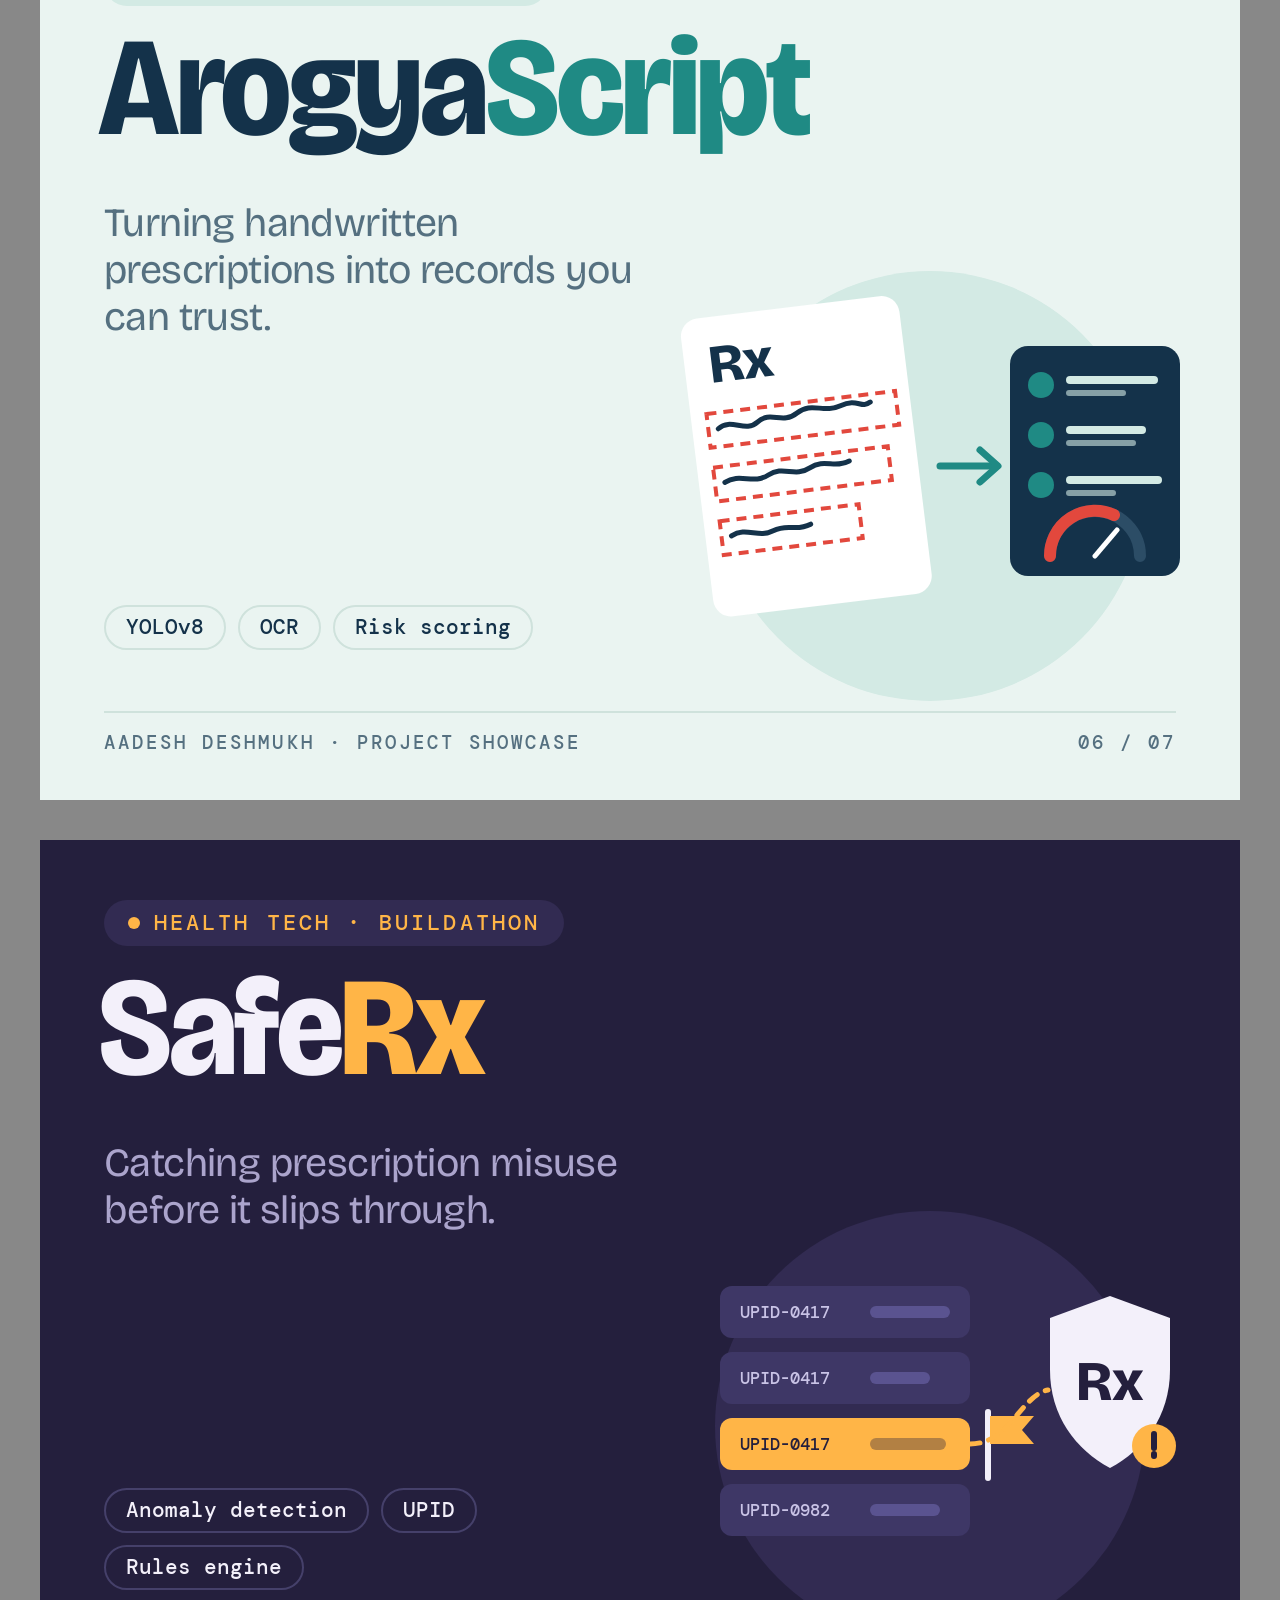
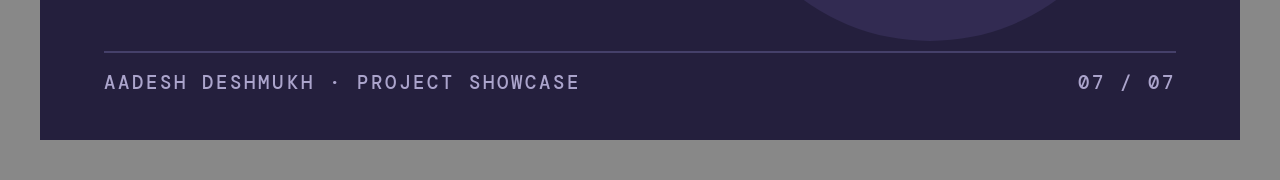
<file: tools/covers.html>
<!doctype html>
<html lang="en">
<head>
<meta charset="utf-8">
<title>Project covers</title>
<!--
  Source for the project cover images in assets/covers/.
  Every cover shares one layout (label pill, two-tone title, tagline, tech chips, illustration, footer)
  and swaps in its project's own theme. Open covers.html?p=<id> at 1200x900 to view one;
  tools/render-covers.sh screenshots each into assets/covers/<id>.webp.
-->
<link rel="stylesheet" href="https://fonts.googleapis.com/css2?family=Bricolage+Grotesque:opsz,wdth,wght@12..96,75..100,200..800&family=Instrument+Sans:wght@400;500;600&family=DM+Mono:wght@400;500&display=swap">
<style>
*{box-sizing:border-box}
html,body{margin:0; background:#888}
.cover{
  position:relative; width:1200px; height:900px; overflow:hidden; margin:0 auto 40px;
  background:var(--bg); color:var(--ink); font-family:"Instrument Sans",system-ui,sans-serif;
}
body.one .cover{margin:0}
body.one .cover:not(.on){display:none}
.cover .grid{position:absolute; inset:0; pointer-events:none}
.label{
  position:absolute; left:64px; top:60px; display:inline-flex; align-items:center; gap:14px;
  padding:12px 24px; border-radius:999px; background:var(--soft); color:var(--accent);
  font:500 22px/1 "DM Mono",monospace; letter-spacing:.14em; text-transform:uppercase;
}
.label::before{content:""; width:12px; height:12px; border-radius:50%; background:var(--dot,var(--accent))}
h1{
  position:absolute; left:58px; top:118px; margin:0; white-space:nowrap;
  font:750 140px/1 "Bricolage Grotesque",sans-serif; font-stretch:92%; letter-spacing:-.025em;
}
h1 b{color:var(--accent); font-weight:800}
.tag{
  position:absolute; left:64px; top:300px; width:560px; margin:0;
  font:400 40px/1.18 "Bricolage Grotesque",sans-serif; letter-spacing:-.015em; color:var(--ink-soft);
}
.chips{position:absolute; left:64px; bottom:150px; display:flex; flex-wrap:wrap; gap:12px; width:500px; margin:0; padding:0; list-style:none}
.chips li{padding:10px 20px; border-radius:999px; border:2px solid var(--line); font:500 21px/1 "DM Mono",monospace; color:var(--ink)}
.art{position:absolute; right:30px; bottom:84px; width:600px; height:480px}
.foot{
  position:absolute; left:64px; right:64px; bottom:48px; padding-top:20px; border-top:2px solid var(--line);
  display:flex; justify-content:space-between; font:500 19px/1 "DM Mono",monospace; letter-spacing:.16em; text-transform:uppercase; color:var(--ink-soft);
}

/* ---------- themes ---------- */
.between{--bg:#FBF4EA; --ink:#12323E; --ink-soft:#56686E; --accent:#176B67; --soft:#FCE3DA; --dot:#EF6F5A; --line:#E6DCCD}
.between .label{color:#D4553F}
.aqua{--bg:#3C6A9E; --ink:#F4F8FC; --ink-soft:#BCD3EA; --accent:#5CC2F7; --soft:#2F5A8A; --line:#6E95C2}
.iris{--bg:#26282C; --ink:#F3F1EA; --ink-soft:#A9A69C; --accent:#F2C230; --soft:#36383D; --line:#45484E}
.krishi{--bg:#EEF2DF; --ink:#1F3A24; --ink-soft:#56694F; --accent:#2F8F46; --soft:#DCE8C2; --dot:#E8892B; --line:#D3DDBA}
.agri{--bg:#1D3A2A; --ink:#F1F5EA; --ink-soft:#A9C2AE; --accent:#B8DC6B; --soft:#284B37; --dot:#D9A441; --line:#3A5E48}
.arogya{--bg:#EAF4F1; --ink:#14324A; --ink-soft:#557080; --accent:#1F8A84; --soft:#D3EAE4; --dot:#E2483D; --line:#CFE2DC}
.saferx{--bg:#241F3D; --ink:#F3F0FA; --ink-soft:#ABA4CC; --accent:#FFB547; --soft:#322B52; --line:#45406A}
</style>
</head>
<body>

<!-- 01 Between Sessions -->
<section class="cover between" id="between-sessions">
  <span class="label">Health tech &middot; hackathon</span>
  <h1>Between<b>Sessions</b></h1>
  <p class="tag">Tame the loops. Master the moments between sessions.</p>
  <ul class="chips"><li>AWS Lambda</li><li>AWS Cedar</li><li>RAG</li></ul>
  <svg class="art" viewBox="0 0 600 480">
    <circle cx="320" cy="250" r="215" fill="#E3F1EA"/>
    <ellipse cx="320" cy="250" rx="250" ry="120" fill="none" stroke="#EF6F5A" stroke-width="4" transform="rotate(-18 320 250)"/>
    <!-- puzzle tiles -->
    <g transform="rotate(-6 320 110)">
      <rect x="248" y="40" width="62" height="56" rx="14" fill="#12323E"/>
      <rect x="326" y="40" width="62" height="56" rx="14" fill="#8ED1B8"/><circle cx="326" cy="68" r="11" fill="#E3F1EA"/>
      <rect x="248" y="110" width="62" height="56" rx="14" fill="#F4B63A"/><circle cx="279" cy="110" r="11" fill="#E3F1EA"/>
      <rect x="326" y="110" width="62" height="56" rx="14" fill="#EF6F5A"/><circle cx="326" cy="138" r="11" fill="#EF6F5A"/>
    </g>
    <g stroke-linecap="round" stroke-width="7"><path d="M205 70l22 18M196 118h26" stroke="#8ED1B8"/><path d="M438 64l-20 20M446 116h-26" stroke="#EF6F5A"/></g>
    <!-- mascot: arms up -->
    <g fill="none" stroke="#6CCBD3" stroke-width="52" stroke-linecap="round">
      <path d="M232 380C178 330 182 238 238 214"/><path d="M408 380C462 330 458 238 402 214"/>
    </g>
    <rect x="200" y="350" width="240" height="110" rx="56" fill="#6CCBD3"/>
    <circle cx="320" cy="320" r="104" fill="#7DD6DD"/>
    <g fill="none" stroke="#12323E" stroke-width="7" stroke-linecap="round">
      <path d="M266 304q14-16 28 0M346 304q14-16 28 0"/><path d="M296 342q24 22 48 0"/>
    </g>
    <ellipse cx="268" cy="336" rx="15" ry="9" fill="#F2A99A"/><ellipse cx="372" cy="336" rx="15" ry="9" fill="#F2A99A"/>
  </svg>
  <div class="foot"><span>Aadesh Deshmukh &middot; project showcase</span><span>01 / 07</span></div>
</section>

<!-- 02 AquaAgent -->
<section class="cover aqua" id="aquaagent">
  <svg class="grid" width="1200" height="900"><defs><pattern id="bp" width="40" height="40" patternUnits="userSpaceOnUse"><path d="M40 0H0V40" fill="none" stroke="#4E7DB0" stroke-width="1"/></pattern></defs><rect width="1200" height="900" fill="url(#bp)"/><rect x="22" y="22" width="1156" height="856" fill="none" stroke="#7FA4CC" stroke-width="2"/></svg>
  <span class="label">Water &middot; physics + ML</span>
  <h1>Aqua<b>Agent</b></h1>
  <p class="tag">Find the water nobody can see.</p>
  <ul class="chips"><li>WNTR</li><li>SageMaker</li><li>Bedrock</li></ul>
  <svg class="art" viewBox="0 0 600 480">
    <!-- pipe network -->
    <g stroke="#F4F8FC" stroke-width="6" stroke-linecap="round" fill="none">
      <path d="M60 400H220V300H380V400H540"/><path d="M220 300V180H380V300"/><path d="M380 180H520V300"/><path d="M120 400V250H220"/>
    </g>
    <g fill="#3C6A9E" stroke="#F4F8FC" stroke-width="5">
      <circle cx="60" cy="400" r="12"/><circle cx="220" cy="400" r="12"/><circle cx="220" cy="180" r="12"/><circle cx="380" cy="400" r="12"/>
      <circle cx="520" cy="180" r="12"/><circle cx="540" cy="400" r="12"/><circle cx="120" cy="250" r="12"/>
    </g>
    <!-- sensors: 3 pressure (squares), 2 flow (diamonds) -->
    <g fill="#5CC2F7"><rect x="206" y="286" width="28" height="28" rx="4"/><rect x="366" y="166" width="28" height="28" rx="4"/><rect x="106" y="386" width="28" height="28" rx="4"/>
      <rect x="290" y="390" width="22" height="22" transform="rotate(45 301 401)"/><rect x="510" y="290" width="22" height="22" transform="rotate(45 521 301)"/></g>
    <!-- hidden leak -->
    <g fill="none" stroke="#FF8A78" stroke-width="4"><circle cx="380" cy="300" r="34"/><circle cx="380" cy="300" r="58" opacity=".55"/></g>
    <circle cx="380" cy="300" r="16" fill="#FF8A78"/>
    <!-- agent eye -->
    <g transform="translate(470 40)">
      <path d="M-24 52L-6 40M-24 52L-6 64M124 52L106 40M124 52L106 64" stroke="#F4F8FC" stroke-width="5" stroke-linecap="round"/>
      <circle cx="50" cy="52" r="56" fill="#3C6A9E" stroke="#F4F8FC" stroke-width="6"/>
      <circle cx="50" cy="52" r="30" fill="none" stroke="#5CC2F7" stroke-width="6"/><circle cx="50" cy="52" r="20" fill="#5CC2F7"/><circle cx="43" cy="45" r="6" fill="#F4F8FC"/>
      <path d="M50 -4V-22" stroke="#F4F8FC" stroke-width="5"/><circle cx="50" cy="-30" r="9" fill="none" stroke="#F4F8FC" stroke-width="5"/>
    </g>
    <path d="M440 120L400 262" stroke="#5CC2F7" stroke-width="4" stroke-dasharray="10 10"/>
  </svg>
  <div class="foot"><span>Aadesh Deshmukh &middot; project showcase</span><span>02 / 07</span></div>
</section>

<!-- 03 IRIS -->
<section class="cover iris" id="iris">
  <span class="label">Research &middot; computer vision</span>
  <h1>IRIS<b>.</b></h1>
  <p class="tag">Spotting road damage from the sky, then ranking what to fix first.</p>
  <ul class="chips"><li>YOLOv11</li><li>UAV imagery</li><li>Knapsack</li></ul>
  <svg class="art" viewBox="0 0 600 480">
    <circle cx="320" cy="250" r="215" fill="#36383D"/>
    <!-- road -->
    <g transform="rotate(-24 300 290)">
      <rect x="-40" y="210" width="700" height="170" fill="#4A4D53"/>
      <path d="M-40 222H660M-40 368H660" stroke="#E9E6DC" stroke-width="6"/>
      <path d="M-40 295H660" stroke="#F2C230" stroke-width="7" stroke-dasharray="36 28"/>
      <path d="M120 250l18 14-10 16 22 12-6 18" fill="none" stroke="#1C1D20" stroke-width="5" stroke-linejoin="round" stroke-linecap="round"/>
      <ellipse cx="400" cy="335" rx="38" ry="20" fill="#1C1D20"/>
      <path d="M470 240l14 10-4 14 16 10" fill="none" stroke="#1C1D20" stroke-width="5" stroke-linecap="round"/>
      <!-- detections -->
      <g fill="none" stroke="#F2C230" stroke-width="5"><rect x="104" y="238" width="66" height="84"/><rect x="350" y="304" width="100" height="62"/><rect x="456" y="228" width="50" height="58"/></g>
      <g font-family="DM Mono" font-size="17" font-weight="500"><rect x="104" y="214" width="76" height="24" fill="#F2C230"/><text x="111" y="232" fill="#26282C">crack</text>
        <rect x="350" y="280" width="92" height="24" fill="#F2C230"/><text x="357" y="298" fill="#26282C">pothole</text></g>
    </g>
    <!-- drone -->
    <g transform="translate(410 70)">
      <path d="M-50 -38L50 38M50 -38L-50 38" stroke="#F3F1EA" stroke-width="10" stroke-linecap="round"/>
      <g fill="#26282C" stroke="#F3F1EA" stroke-width="5"><circle cx="-54" cy="-42" r="24"/><circle cx="54" cy="-42" r="24"/><circle cx="-54" cy="42" r="24"/><circle cx="54" cy="42" r="24"/></g>
      <rect x="-24" y="-20" width="48" height="40" rx="12" fill="#F2C230"/><circle cx="0" cy="0" r="8" fill="#26282C"/>
    </g>
  </svg>
  <div class="foot"><span>Aadesh Deshmukh &middot; project showcase</span><span>03 / 07</span></div>
</section>

<!-- 04 KrishiFlow -->
<section class="cover krishi" id="krishiflow">
  <span class="label">Agri-tech &middot; hackathon</span>
  <h1>Krishi<b>Flow</b></h1>
  <p class="tag">Smarter routes from farm to market, with prices you can plan around.</p>
  <ul class="chips"><li>Vehicle routing</li><li>LSTM</li><li>React</li></ul>
  <svg class="art" viewBox="0 0 600 480">
    <circle cx="320" cy="250" r="215" fill="#DCE8C2"/>
    <!-- fields -->
    <g><rect x="110" y="120" width="120" height="90" rx="16" fill="#B5CF7E"/><rect x="250" y="250" width="110" height="100" rx="16" fill="#9DC06A"/>
      <rect x="120" y="300" width="100" height="90" rx="16" fill="#C9DB95"/><rect x="380" y="320" width="120" height="80" rx="16" fill="#B5CF7E"/>
      <path d="M120 140h100M120 160h100M120 180h100M260 270h90M260 290h90M260 310h90" stroke="#86AE55" stroke-width="5"/></g>
    <!-- route -->
    <path d="M170 165C210 230 170 300 170 345S280 330 305 300 380 230 420 250 470 330 440 360" fill="none" stroke="#E8892B" stroke-width="7" stroke-dasharray="16 12" stroke-linecap="round"/>
    <g fill="#2F8F46" stroke="#EEF2DF" stroke-width="5"><circle cx="170" cy="165" r="16"/><circle cx="170" cy="345" r="16"/><circle cx="305" cy="300" r="16"/></g>
    <!-- market -->
    <g transform="translate(410 300)"><path d="M0 40V10L30-12 60 10v30z" fill="#1F3A24"/><rect x="20" y="18" width="20" height="22" fill="#E8892B"/></g>
    <!-- truck -->
    <g transform="translate(372 214) rotate(18)"><rect x="0" y="0" width="54" height="32" rx="5" fill="#E8892B"/><path d="M54 8h18l10 12v12H54z" fill="#1F3A24"/><circle cx="16" cy="36" r="9" fill="#1F3A24"/><circle cx="66" cy="36" r="9" fill="#1F3A24"/></g>
    <!-- price forecast card -->
    <g transform="translate(330 40)">
      <rect width="230" height="140" rx="20" fill="#FBFCF4"/>
      <text x="20" y="34" font-family="DM Mono" font-size="17" fill="#56694F">price forecast</text>
      <path d="M20 112l34-20 30 10 34-34 26 12" fill="none" stroke="#2F8F46" stroke-width="6" stroke-linecap="round" stroke-linejoin="round"/>
      <path d="M144 80l26-18 40 6" fill="none" stroke="#E8892B" stroke-width="6" stroke-dasharray="10 9" stroke-linecap="round"/>
    </g>
  </svg>
  <div class="foot"><span>Aadesh Deshmukh &middot; project showcase</span><span>04 / 07</span></div>
</section>

<!-- 05 AgriPhenotyper -->
<section class="cover agri" id="agriphenotyper">
  <span class="label">Research &middot; patent published</span>
  <h1>Agri<b>Phenotyper</b></h1>
  <p class="tag">Reading plant leaves one superpixel at a time to catch disease early.</p>
  <ul class="chips"><li>SLIC</li><li>CNN + Transformer</li><li>Domain adaptation</li></ul>
  <svg class="art" viewBox="0 0 600 480">
    <circle cx="320" cy="250" r="215" fill="#284B37"/>
    <defs><clipPath id="leaf"><path d="M90 400C110 180 300 70 540 60 520 300 340 430 90 400Z"/></clipPath></defs>
    <g clip-path="url(#leaf)" stroke="#1D3A2A" stroke-width="3">
      <polygon points="96,73 -1160,53 -1937,11 -470,-1466 104,66" fill="#4E8F4A"/>
      <polygon points="202,-129 173,-7 127,75 104,66 -470,-1466 229,-2192 213,-353" fill="#5A9B50"/>
      <polygon points="135,86 176,82 173,-7 127,75" fill="#478545"/>
      <polygon points="202,-129 173,-7 176,82 183,87 228,66 230,63" fill="#62A356"/>
      <polygon points="269,71 230,63 202,-129 213,-353 281,64" fill="#4E8F4A"/>
      <polygon points="281,64 213,-353 229,-2192 373,-2355 397,-722 314,70" fill="#5A9B50"/>
      <polygon points="365,62 319,76 314,70 397,-722 403,-596" fill="#478545"/>
      <polygon points="442,-127 403,-596 365,62 367,64 419,70 421,67" fill="#62A356"/>
      <polygon points="442,-127 421,67 467,75 477,11" fill="#4E8F4A"/>
      <polygon points="504,90 519,74 477,11 467,75 472,83" fill="#5A9B50"/>
      <polygon points="442,-127 403,-596 397,-722 373,-2355 500,-2511 2430,-168 519,74 477,11" fill="#478545"/>
      <polygon points="77,116 -117,118 -1160,53 96,73" fill="#62A356"/>
      <polygon points="85,120 77,116 96,73 104,66 127,75 135,86 129,119" fill="#4E8F4A"/>
      <polygon points="136,131 180,130 190,118 183,87 176,82 135,86 129,119" fill="#5A9B50"/>
      <polygon points="236,111 228,66 183,87 190,118 220,122" fill="#478545"/>
      <polygon points="269,71 230,63 228,66 236,111 266,118 271,114" fill="#62A356"/>
      <polygon points="319,76 314,70 281,64 269,71 271,114 319,104" fill="#4E8F4A"/>
      <polygon points="374,112 367,64 365,62 319,76 319,104 327,115" fill="#5A9B50"/>
      <polygon points="383,117 416,108 419,70 367,64 374,112" fill="#478545"/>
      <polygon points="472,83 467,75 421,67 419,70 416,108 424,114 449,117" fill="#62A356"/>
      <polygon points="504,110 462,129 449,117 472,83 504,90" fill="#4E8F4A"/>
      <polygon points="504,110 510,119 812,139 1548,123 2615,49 2430,-168 519,74 504,90" fill="#5A9B50"/>
      <polygon points="93,168 -117,118 77,116 85,120" fill="#478545"/>
      <polygon points="98,174 133,151 136,131 129,119 85,120 93,168" fill="#62A356"/>
      <polygon points="133,151 149,170 186,164 180,130 136,131" fill="#4E8F4A"/>
      <polygon points="226,164 220,122 190,118 180,130 186,164 195,173" fill="#5A9B50"/>
      <polygon points="236,168 272,167 266,118 236,111 220,122 226,164" fill="#478545"/>
      <polygon points="327,115 319,104 271,114 266,118 272,167 279,172 315,163 323,153" fill="#62A356"/>
      <polygon points="383,117 378,163 323,153 327,115 374,112" fill="#C9A23E" class="sick"/>
      <polygon points="423,162 407,177 380,166 378,163 383,117 416,108 424,114" fill="#5A9B50"/>
      <polygon points="462,129 472,164 423,162 424,114 449,117" fill="#478545"/>
      <polygon points="504,110 510,119 507,161 472,164 472,164 462,129" fill="#62A356"/>
      <polygon points="510,119 812,139 508,161 507,161" fill="#4E8F4A"/>
      <polygon points="98,174 97,202 -2150,212 -1937,11 -1160,53 -117,118 93,168" fill="#5A9B50"/>
      <polygon points="128,217 100,206 97,202 98,174 133,151 149,170 146,207" fill="#478545"/>
      <polygon points="146,207 149,170 186,164 195,173 188,210 186,211" fill="#62A356"/>
      <polygon points="217,219 188,210 195,173 226,164 236,168 228,213" fill="#4E8F4A"/>
      <polygon points="278,189 262,216 228,213 236,168 272,167 279,172" fill="#5A9B50"/>
      <polygon points="278,189 322,235 343,210 315,163 279,172" fill="#C9A23E" class="sick"/>
      <polygon points="323,153 315,163 343,210 354,208 380,166 378,163" fill="#C9A23E" class="sick"/>
      <polygon points="407,177 419,209 417,211 373,220 354,208 380,166" fill="#C9A23E" class="sick"/>
      <polygon points="472,164 472,164 464,201 419,209 407,177 423,162" fill="#5A9B50"/>
      <polygon points="472,164 464,201 473,212 504,218 517,208 508,161 507,161" fill="#478545"/>
      <polygon points="508,161 517,208 637,222 1548,123 812,139" fill="#62A356"/>
      <polygon points="100,206 74,259 -9,272 -2164,225 -2150,212 97,202" fill="#4E8F4A"/>
      <polygon points="135,256 128,217 100,206 74,259 92,269 124,267" fill="#5A9B50"/>
      <polygon points="178,267 186,211 146,207 128,217 135,256" fill="#478545"/>
      <polygon points="217,219 188,210 186,211 178,267 180,270 225,248" fill="#62A356"/>
      <polygon points="265,256 245,260 225,248 217,219 228,213 262,216 268,253" fill="#4E8F4A"/>
      <polygon points="278,189 262,216 268,253 318,254 322,235" fill="#C9A23E" class="sick"/>
      <polygon points="343,210 354,208 373,220 377,257 374,261 319,255 318,254 322,235" fill="#C9A23E" class="sick"/>
      <polygon points="417,211 420,245 417,248 377,257 373,220" fill="#C9A23E" class="sick"/>
      <polygon points="419,209 417,211 420,245 452,258 463,252 473,212 464,201" fill="#4E8F4A"/>
      <polygon points="473,212 463,252 510,267 504,218" fill="#5A9B50"/>
      <polygon points="504,218 517,208 637,222 510,267 510,267" fill="#478545"/>
      <polygon points="92,269 91,314 -9,272 74,259" fill="#62A356"/>
      <polygon points="129,301 97,322 91,314 92,269 124,267" fill="#4E8F4A"/>
      <polygon points="185,290 180,270 178,267 135,256 124,267 129,301 153,313" fill="#5A9B50"/>
      <polygon points="185,290 180,270 225,248 245,260 221,304 202,302" fill="#478545"/>
      <polygon points="265,256 272,305 232,314 221,304 245,260" fill="#62A356"/>
      <polygon points="321,304 284,312 272,305 265,256 268,253 318,254 319,255" fill="#4E8F4A"/>
      <polygon points="322,304 354,310 380,295 374,261 319,255 321,304" fill="#5A9B50"/>
      <polygon points="380,295 410,306 417,248 377,257 374,261" fill="#478545"/>
      <polygon points="417,248 420,245 452,258 453,305 414,310 410,306" fill="#62A356"/>
      <polygon points="463,252 452,258 453,305 455,306 505,304 507,302 510,267 510,267" fill="#4E8F4A"/>
      <polygon points="637,222 1548,123 2615,49 3033,500 2857,660 507,302 510,267" fill="#5A9B50"/>
      <polygon points="81,351 -1563,554 -2297,635 -2472,500 -2164,225 -9,272 91,314 97,322 96,337" fill="#478545"/>
      <polygon points="153,313 129,301 97,322 96,337 129,350 152,334" fill="#62A356"/>
      <polygon points="185,290 153,313 152,334 184,356 202,302" fill="#4E8F4A"/>
      <polygon points="202,302 221,304 232,314 237,347 229,365 185,357 184,356" fill="#5A9B50"/>
      <polygon points="237,347 232,314 272,305 284,312 277,343" fill="#478545"/>
      <polygon points="322,304 320,351 286,356 277,343 284,312 321,304" fill="#62A356"/>
      <polygon points="322,304 320,351 327,360 370,354 354,310" fill="#4E8F4A"/>
      <polygon points="354,310 370,354 373,356 404,352 414,310 410,306 380,295" fill="#5A9B50"/>
      <polygon points="460,358 460,357 455,306 453,305 414,310 404,352 407,356" fill="#478545"/>
      <polygon points="505,304 455,306 460,357 506,340" fill="#62A356"/>
      <polygon points="508,342 506,340 505,304 507,302 2857,660 2645,855 620,394" fill="#4E8F4A"/>
      <polygon points="81,351 -1563,554 94,404 99,393" fill="#5A9B50"/>
      <polygon points="129,350 96,337 81,351 99,393 137,382" fill="#478545"/>
      <polygon points="184,356 185,357 166,392 156,395 137,382 129,350 152,334" fill="#62A356"/>
      <polygon points="229,365 185,357 166,392 194,409 235,387 236,385" fill="#4E8F4A"/>
      <polygon points="279,381 286,356 277,343 237,347 229,365 236,385 275,383" fill="#5A9B50"/>
      <polygon points="279,381 286,356 320,351 327,360 324,388 314,397" fill="#478545"/>
      <polygon points="364,399 373,356 370,354 327,360 324,388" fill="#62A356"/>
      <polygon points="414,394 407,356 404,352 373,356 364,399 364,400 404,404" fill="#4E8F4A"/>
      <polygon points="451,403 467,390 460,358 407,356 414,394" fill="#5A9B50"/>
      <polygon points="460,358 460,357 506,340 508,342 498,391 490,395 467,390" fill="#478545"/>
      <polygon points="508,342 498,391 620,394" fill="#62A356"/>
      <polygon points="126,476 134,2598 -2297,635 -1563,554 94,404" fill="#4E8F4A"/>
      <polygon points="137,382 99,393 94,404 126,476 156,395" fill="#5A9B50"/>
      <polygon points="166,392 194,409 297,1002 351,2727 351,2781 134,2598 126,476 156,395" fill="#478545"/>
      <polygon points="290,593 299,725 297,1002 194,409 235,387 281,550" fill="#62A356"/>
      <polygon points="281,550 235,387 236,385 275,383" fill="#4E8F4A"/>
      <polygon points="290,593 314,397 279,381 275,383 281,550" fill="#5A9B50"/>
      <polygon points="290,593 299,725 364,400 364,399 324,388 314,397" fill="#478545"/>
      <polygon points="383,1774 351,2727 297,1002 299,725 364,400 404,404" fill="#62A356"/>
      <polygon points="451,403 414,394 404,404 383,1774" fill="#4E8F4A"/>
      <polygon points="451,403 467,390 490,395 992,2442 500,2924 351,2781 351,2727 383,1774" fill="#5A9B50"/>
      <polygon points="620,394 2645,855 992,2442 490,395 498,391" fill="#478545"/>
    </g>
    <path d="M90 400C220 300 380 170 540 60" fill="none" stroke="#1D3A2A" stroke-width="7" stroke-linecap="round"/>
    <circle cx="330" cy="200" r="88" fill="none" stroke="#B8DC6B" stroke-width="6" stroke-dasharray="14 10"/>
    <!-- tokens -->
    <g transform="translate(70 40)"><g fill="#B8DC6B"><rect width="34" height="34" rx="8"/><rect x="44" width="34" height="34" rx="8" fill="#D9A441"/><rect x="88" width="34" height="34" rx="8"/><rect x="132" width="34" height="34" rx="8" fill="#D9A441"/></g>
      <text x="0" y="66" font-family="DM Mono" font-size="17" fill="#A9C2AE">superpixel tokens</text></g>
  </svg>
  <div class="foot"><span>Aadesh Deshmukh &middot; project showcase</span><span>05 / 07</span></div>
</section>

<!-- 06 ArogyaScript -->
<section class="cover arogya" id="arogyascript">
  <span class="label">Health tech &middot; hackathon</span>
  <h1>Arogya<b>Script</b></h1>
  <p class="tag">Turning handwritten prescriptions into records you can trust.</p>
  <ul class="chips"><li>YOLOv8</li><li>OCR</li><li>Risk scoring</li></ul>
  <svg class="art" viewBox="0 0 600 480">
    <circle cx="320" cy="250" r="215" fill="#D3EAE4"/>
    <!-- prescription -->
    <g transform="rotate(-7 200 250)">
      <rect x="90" y="70" width="220" height="300" rx="18" fill="#FFFFFF"/>
      <text x="114" y="136" font-family="Bricolage Grotesque" font-weight="800" font-size="54" fill="#14324A">Rx</text>
      <g fill="none" stroke="#14324A" stroke-width="5" stroke-linecap="round"><path d="M116 182c14-10 26 8 40-2s24 6 40-4 26 4 44-2 20 6 30 0"/><path d="M116 236c16-8 28 6 44-2s26 6 42-2 24 4 40-2"/><path d="M116 290c16-8 26 6 42 0s22 4 38-2"/></g>
      <g fill="none" stroke="#E2483D" stroke-width="4" stroke-dasharray="10 7"><rect x="106" y="166" width="190" height="34"/><rect x="106" y="220" width="176" height="34"/><rect x="106" y="274" width="140" height="34"/></g>
    </g>
    <path d="M330 230h50" stroke="#1F8A84" stroke-width="7" stroke-linecap="round"/><path d="M370 214l18 16-18 16" fill="none" stroke="#1F8A84" stroke-width="7" stroke-linecap="round" stroke-linejoin="round"/>
    <!-- structured record -->
    <g transform="translate(400 110)">
      <rect width="170" height="230" rx="18" fill="#14324A"/>
      <g fill="#1F8A84"><rect x="18" y="26" width="26" height="26" rx="13"/><rect x="18" y="76" width="26" height="26" rx="13"/><rect x="18" y="126" width="26" height="26" rx="13"/></g>
      <g fill="#D3EAE4"><rect x="56" y="30" width="92" height="8" rx="4"/><rect x="56" y="44" width="60" height="6" rx="3" opacity=".6"/><rect x="56" y="80" width="80" height="8" rx="4"/><rect x="56" y="94" width="70" height="6" rx="3" opacity=".6"/><rect x="56" y="130" width="96" height="8" rx="4"/><rect x="56" y="144" width="50" height="6" rx="3" opacity=".6"/></g>
      <path d="M40 210a45 45 0 0 1 90 0" fill="none" stroke="#2C4D66" stroke-width="12" stroke-linecap="round"/>
      <path d="M40 210a45 45 0 0 1 64-41" fill="none" stroke="#E2483D" stroke-width="12" stroke-linecap="round"/>
      <path d="M85 210l22-26" stroke="#FFFFFF" stroke-width="5" stroke-linecap="round"/>
    </g>
  </svg>
  <div class="foot"><span>Aadesh Deshmukh &middot; project showcase</span><span>06 / 07</span></div>
</section>

<!-- 07 SafeRx -->
<section class="cover saferx" id="saferx">
  <span class="label">Health tech &middot; buildathon</span>
  <h1>Safe<b>Rx</b></h1>
  <p class="tag">Catching prescription misuse before it slips through.</p>
  <ul class="chips"><li>Anomaly detection</li><li>UPID</li><li>Rules engine</li></ul>
  <svg class="art" viewBox="0 0 600 480">
    <circle cx="320" cy="250" r="215" fill="#322B52"/>
    <!-- prescription records -->
    <g font-family="DM Mono" font-size="17" font-weight="500">
      <g transform="translate(110 110)"><rect width="250" height="52" rx="12" fill="#3E3766"/><text x="20" y="32" fill="#C9C3E6">UPID-0417</text><rect x="150" y="20" width="80" height="12" rx="6" fill="#5A5390"/></g>
      <g transform="translate(110 176)"><rect width="250" height="52" rx="12" fill="#3E3766"/><text x="20" y="32" fill="#C9C3E6">UPID-0417</text><rect x="150" y="20" width="60" height="12" rx="6" fill="#5A5390"/></g>
      <g transform="translate(110 242)"><rect width="250" height="52" rx="12" fill="#FFB547"/><text x="20" y="32" fill="#241F3D">UPID-0417</text><rect x="150" y="20" width="76" height="12" rx="6" fill="#241F3D" opacity=".35"/></g>
      <g transform="translate(110 308)"><rect width="250" height="52" rx="12" fill="#3E3766"/><text x="20" y="32" fill="#C9C3E6">UPID-0982</text><rect x="150" y="20" width="70" height="12" rx="6" fill="#5A5390"/></g>
    </g>
    <!-- flag on the anomalous row -->
    <g transform="translate(372 236)"><path d="M6 0v66" stroke="#F3F0FA" stroke-width="6" stroke-linecap="round"/><path d="M8 4h44l-12 14 12 14H8z" fill="#FFB547"/></g>
    <!-- shield -->
    <g transform="translate(440 120)">
      <path d="M60 0l60 22v52c0 46-26 80-60 98C26 154 0 120 0 74V22z" fill="#F3F0FA"/>
      <text x="60" y="104" text-anchor="middle" font-family="Bricolage Grotesque" font-weight="800" font-size="56" fill="#241F3D">Rx</text>
      <circle cx="104" cy="150" r="22" fill="#FFB547"/><path d="M104 138v14M104 158v2" stroke="#241F3D" stroke-width="6" stroke-linecap="round"/>
    </g>
    <path d="M360 268C400 268 410 220 438 214" fill="none" stroke="#FFB547" stroke-width="5" stroke-dasharray="10 9" stroke-linecap="round"/>
  </svg>
  <div class="foot"><span>Aadesh Deshmukh &middot; project showcase</span><span>07 / 07</span></div>
</section>

<script>
const p=new URLSearchParams(location.search).get('p');
if(p){document.body.classList.add('one'); const el=document.getElementById(p); el&&el.classList.add('on')}
</script>
</body>
</html>
</file>
<file: css/style.css>
body{margin:0}
img{max-width:100%}
[hidden]:not([hidden=until-found i]){display:none!important}

/* Layout concept: floating pill nav; a transparent waving character standing on the page; About as an arched portrait beside a quiet fact sheet; tilted rust work cards with a separate gallery page; a printable resume page. Flat 2D arrow cursor with a lagging ring that turns into a label pill. */
:root{
  --bg:#F9F4EE; --bg-2:#F1E6DA; --ink:#1F1613; --ink-soft:#6A5850; --line:#E4D6C9;
  --rust:#9E3829; --card:#9E3829; --on-rust:#FBF3EA; --blush:#EFD3C8; --paper:#FFFCF8;
  --halo:#F2E2D6; --shadow:#E3C6B9; /* hero backdrop circle + ground shadow */
  --cur-fill:#C2412D; --cur-line:#1F1613; --cur-shadow:#1F1613;
  --blob-a:#EBC6BA; --blob-b:#F3D9B8; --blob-c:#E2A593;
  --f-display:"Bricolage Grotesque","Trebuchet MS",system-ui,sans-serif;
  --f-body:"Instrument Sans",system-ui,-apple-system,"Segoe UI",sans-serif;
  --f-mono:"DM Mono",ui-monospace,Menlo,monospace;
  --spring:cubic-bezier(.34,1.56,.64,1);
  --ease:cubic-bezier(.2,.8,.2,1);
}
@media (prefers-color-scheme:dark){
  :root:not([data-theme="light"]){
    --bg:#1B1311; --bg-2:#251B18; --ink:#F6EBE0; --ink-soft:#BBA99D; --line:#3A2B26;
    --rust:#E2705A; --card:#A8402F; --on-rust:#FFF6EE; --blush:#4A2620; --paper:#221815; --halo:#F1E4D8; --shadow:#D5BFAE;
    --cur-fill:#E2705A; --cur-line:#1B1311; --cur-shadow:#0C0807;
    --blob-a:#4A211B; --blob-b:#3B2A1A; --blob-c:#5C2A20;
    color-scheme:dark;
  }
}
:root[data-theme="dark"]{
  --bg:#1B1311; --bg-2:#251B18; --ink:#F6EBE0; --ink-soft:#BBA99D; --line:#3A2B26;
  --rust:#E2705A; --card:#A8402F; --on-rust:#FFF6EE; --blush:#4A2620; --paper:#221815; --halo:#F1E4D8; --shadow:#D5BFAE;
  --cur-fill:#E2705A; --cur-line:#1B1311; --cur-shadow:#0C0807;
  --blob-a:#4A211B; --blob-b:#3B2A1A; --blob-c:#5C2A20;
  color-scheme:dark;
}

*{box-sizing:border-box}
html{scroll-behavior:smooth}
body{
  background:var(--bg); color:var(--ink);
  font-family:var(--f-body); font-size:1.0625rem; line-height:1.6;
  padding-block:0; overflow-x:clip; -webkit-font-smoothing:antialiased;
}
a{color:inherit}
:focus-visible{outline:3px solid var(--rust); outline-offset:4px; border-radius:12px}
.wrap{
  max-width:1180px; margin-inline:auto;
  padding-left:max(16px,env(safe-area-inset-left,0px));
  padding-right:max(16px,env(safe-area-inset-right,0px));
}
main{position:relative; z-index:1}
.eyebrow{font-family:var(--f-mono); font-size:.78rem; letter-spacing:.14em; text-transform:uppercase; color:var(--ink-soft); margin:0 0 1rem; display:flex; align-items:center; gap:.6rem}
.eyebrow::before{content:""; width:28px; height:1px; background:currentColor}

@keyframes shape{
  0%{border-radius:58% 42% 55% 45% / 48% 55% 45% 52%}
  50%{border-radius:46% 54% 42% 58% / 56% 44% 56% 44%}
  100%{border-radius:54% 46% 58% 42% / 44% 58% 42% 56%}
}
@keyframes morph{
  0%{border-radius:58% 42% 55% 45% / 48% 55% 45% 52%; rotate:0deg}
  50%{border-radius:40% 60% 36% 64% / 60% 38% 62% 40%; rotate:40deg}
  100%{border-radius:64% 36% 62% 38% / 42% 62% 38% 58%; rotate:-20deg}
}

/* ---------- nav ---------- */
.navbar{
  position:fixed; z-index:9000; left:0; right:0;
  top:calc(env(safe-area-inset-top,0px) + 14px);
  display:flex; justify-content:center; align-items:center; gap:8px; pointer-events:none;
  padding-left:max(16px,env(safe-area-inset-left,0px)); padding-right:max(16px,env(safe-area-inset-right,0px));
}
.nav,.mode{pointer-events:auto}
.nav{
  position:relative; display:flex; padding:5px; gap:2px; list-style:none; margin:0;
  background:var(--bg);
  border:1px solid var(--line); border-radius:999px;
}
.nav .pill{position:absolute; top:5px; bottom:5px; left:0; width:0; border-radius:999px; background:var(--rust); transition:transform .6s var(--spring), width .5s var(--spring)}
.nav a{
  position:relative; z-index:1; display:block; text-decoration:none; white-space:nowrap;
  font-family:var(--f-display); font-weight:500; font-size:1.02rem; font-stretch:92%;
  padding:.6rem 1.2rem; border-radius:999px; color:var(--rust); transition:color .3s;
}
.nav a[aria-current="true"]{color:var(--on-rust)}
.mode{
  width:44px; height:44px; flex:none; border-radius:50%; border:1px solid var(--line); cursor:pointer;
  background:var(--bg);
  display:grid; place-items:center; color:var(--rust); transition:transform .5s var(--spring);
}
.mode:hover{transform:rotate(180deg)}
.mode span{width:18px; height:18px; border-radius:50%; border:2px solid currentColor; background:linear-gradient(90deg,currentColor 50%,transparent 50%)}

/* ---------- hero ---------- */
.hero{padding-top:clamp(6.5rem,12vw,8.5rem); padding-bottom:clamp(2.5rem,5vw,4rem)}
.hero-grid{display:grid; grid-template-columns:minmax(0,5fr) minmax(0,7fr); align-items:center; gap:clamp(1.5rem,5vw,4.5rem)}
/* character stands on the page itself (transparent video) in front of a circle, with a ground shadow under his feet.
   The frame is wider on the left because of the waving arm, so the body is centred at ~62% across:
   feet span 38-87% of the width and the soles sit at 98.8% of the height. */
.stage{
  position:relative; aspect-ratio:700/1118; width:100%; max-width:340px; justify-self:center; cursor:pointer; isolation:isolate;
}
/* full-height arch behind the whole body, so no mask edge ever sits on the dark page */
.stage::before{
  content:""; position:absolute; z-index:-2; left:-2%; right:-5%; top:-3%; bottom:-5%;
  border-radius:999px 999px 32px 32px; background:var(--halo);
}
/* ground shadow on the arch floor, centred under the shoes (feet span 38-87% across, soles at 98.8% down) */
.stage::after{
  content:""; position:absolute; z-index:-1; left:36.5%; width:52%; bottom:-1%; height:4.6%;
  border-radius:50%; background:var(--shadow); animation:breathe 5s ease-in-out infinite;
}
@keyframes breathe{50%{scale:.9 .85}}
.stage .feed{position:absolute; width:1px; height:1px; opacity:0; pointer-events:none}
.stage .char{position:absolute; inset:0; width:100%; height:100%; object-fit:contain; object-position:50% 100%; transition:translate .5s var(--spring)}
.stage:hover .char{translate:0 -6px}
.bubble{
  position:absolute; left:-6%; top:12%; z-index:2; padding:.35rem .85rem; background:var(--rust); color:var(--on-rust);
  font-family:var(--f-display); font-weight:700; font-size:1.05rem; border-radius:999px 999px 999px 6px;
  transform-origin:0 100%; scale:0; rotate:-8deg; transition:scale .5s var(--spring), rotate .5s var(--spring);
}
.bubble.on{scale:1; rotate:0deg}
.hello{margin:0; font-family:var(--f-display); font-size:clamp(2.1rem,5.6vw,4.6rem); line-height:1.02; font-weight:300; letter-spacing:-.02em}
.hello .dots{color:var(--rust); font-weight:700}
.hello .dots b{display:inline-block; animation:dot 1.6s ease-in-out infinite}
.hello .dots b:nth-child(2){animation-delay:.18s}.hello .dots b:nth-child(3){animation-delay:.36s}
@keyframes dot{40%{translate:0 -.22em}}
.iam{display:block; white-space:nowrap; font-size:clamp(2.6rem,6.6vw,6.4rem); line-height:.95; letter-spacing:-.04em; margin-top:.08em}
.iam .l{display:inline-block; color:var(--rust); translate:0 calc(var(--k,0)*-14px); transition:translate .35s var(--spring);
  font-variation-settings:"wght" calc(650 + var(--k,0)*150), "wdth" calc(88 + var(--k,0)*12);
  animation:rise .9s var(--spring) both; animation-delay:calc(var(--i)*70ms + 250ms)}
.iam .pre{font-weight:300; color:var(--ink); margin-right:.18em}
@keyframes rise{from{transform:translateY(55%) rotate(10deg) scale(.8)}}
.role{font-family:var(--f-mono); font-size:.9rem; color:var(--ink-soft); margin:1.4rem 0 0}
.peek{display:inline-flex; align-items:center; gap:.7rem; margin-top:1.6rem; text-decoration:none; font-family:var(--f-display); font-weight:600; font-size:1.1rem; color:var(--rust)}
.peek svg{width:34px; height:34px; animation:tap 2.2s ease-in-out infinite}
.peek:hover svg{animation-duration:.8s}
@keyframes tap{0%,100%{transform:translate(0,0)}50%{transform:translate(5px,5px)}}

/* ---------- marquee ---------- */
[hidden]{display:none!important}
.band-wrap{overflow:hidden; padding-block:2rem 3rem}
.band{rotate:-2deg; background:var(--rust); color:var(--on-rust); overflow:hidden; padding-block:.85rem; width:104%; margin-left:-2%}
.band .track{display:flex; width:max-content; animation:slide 36s linear infinite}
.band:hover .track{animation-play-state:paused}
.band span{display:flex; align-items:center; gap:1.4rem; padding-right:1.4rem; white-space:nowrap; font-family:var(--f-display); font-size:1.45rem; font-weight:500; font-stretch:90%}
.band svg{width:18px; height:18px; flex:none; animation:spin 8s linear infinite}
@keyframes slide{to{transform:translateX(-50%)}}
@keyframes spin{to{rotate:360deg}}

/* ---------- shared section bits ---------- */
.sec{padding-block:clamp(3.5rem,8vw,7rem)}
.head{font-family:var(--f-display); font-weight:300; font-size:clamp(2.2rem,5.4vw,4.2rem); letter-spacing:-.03em; line-height:1.05; margin:0; display:flex; align-items:center; gap:1.2rem; flex-wrap:wrap; text-wrap:balance}
.head b{font-weight:750; color:var(--rust)}
.rv{transform:translateY(30px); transition:transform 1.1s var(--ease)}
.rv.in{transform:none}
.btn{
  display:inline-flex; align-items:center; gap:.5rem; padding:.7rem 1.25rem; border-radius:999px; text-decoration:none;
  font-family:var(--f-display); font-weight:600; border:1.5px solid var(--rust); color:var(--rust); background:transparent; cursor:pointer; font-size:1rem;
  transition:background .3s, color .3s, transform .5s var(--spring);
}
.btn:hover{background:var(--rust); color:var(--on-rust); transform:translateY(-3px)}
.btn.solid{background:var(--rust); color:var(--on-rust)}
.btn svg{width:14px; height:14px}

/* ---------- about ---------- */
.about-grid{display:grid; grid-template-columns:minmax(0,5fr) minmax(0,7fr); gap:clamp(2.5rem,7vw,6.5rem); align-items:center}
.portrait{position:relative; margin:0; width:100%; max-width:400px; justify-self:center}
.arch{
  position:relative; aspect-ratio:3/4; border-radius:999px 999px 28px 28px; overflow:hidden;
  background:var(--blush);
  display:flex; align-items:flex-end; justify-content:center;
}
.arch::before{content:""; position:absolute; inset:12px; border-radius:999px 999px 18px 18px; border:1px solid color-mix(in srgb,var(--rust) 30%,transparent); pointer-events:none; z-index:2}
/* image bottom is a straight cut; it overhangs the arch by 16px so the parallax never lifts it off the edge */
.arch img{position:relative; z-index:1; width:100%; max-width:none; height:auto; margin-bottom:-16px; translate:0 var(--py,0px); transform-origin:50% 100%; transition:scale .8s var(--spring)}
.portrait:hover .arch img{scale:1.03}
.badge{position:absolute; width:clamp(104px,12vw,132px); aspect-ratio:1; top:-5%; right:-9%; z-index:3; color:var(--ink)}
.badge .disc{fill:var(--bg); stroke:var(--line)}
.badge .ring{animation:spin 26s linear infinite; transform-origin:100px 100px; transform-box:view-box}
.portrait:hover .badge .ring{animation-duration:6s}
.badge text{font-family:var(--f-mono); font-size:13.5px; letter-spacing:.06em; fill:var(--ink)}
.badge .core{color:var(--rust)}
.portrait figcaption{margin-top:1rem; font-family:var(--f-mono); font-size:.78rem; color:var(--ink-soft); display:flex; justify-content:space-between; gap:1rem; flex-wrap:wrap; font-variant-numeric:tabular-nums}
.statement{font-family:var(--f-display); font-weight:300; font-size:clamp(1.75rem,3.6vw,2.85rem); line-height:1.12; letter-spacing:-.025em; margin:0 0 1.5rem; text-wrap:balance; max-width:22ch}
.statement .hl{font-weight:600; color:var(--rust); background:linear-gradient(var(--blush),var(--blush)) 0 88%/0% 32% no-repeat; transition:background-size 1.1s var(--ease) .3s}
.about-copy.in .statement .hl{background-size:100% 32%}
.about-copy>p.body{margin:0 0 1rem; max-width:60ch; color:var(--ink-soft)}
.about-copy>p.body:last-of-type{margin-bottom:2rem}
.facts{margin:0 0 2rem; display:grid; grid-template-columns:repeat(2,minmax(0,1fr)); border-top:1px solid var(--line)}
.facts div{padding:1rem 1rem 1rem 0; border-bottom:1px solid var(--line); min-width:0}
.facts div:nth-child(odd){border-right:1px solid var(--line)}
.facts div:nth-child(even){padding-left:1.2rem}
.facts dt{font-family:var(--f-mono); font-size:.72rem; letter-spacing:.12em; text-transform:uppercase; color:var(--ink-soft)}
.facts dd{margin:.25rem 0 0; font-family:var(--f-display); font-weight:500; font-size:1.08rem; line-height:1.3; display:flex; align-items:center; gap:.5rem}
.live{width:8px; height:8px; flex:none; border-radius:50%; background:var(--rust); box-shadow:0 0 0 0 var(--rust); animation:live 2s ease-out infinite}
@keyframes live{0%{box-shadow:0 0 0 0 color-mix(in srgb,var(--rust) 60%,transparent)}100%{box-shadow:0 0 0 10px transparent}}
.links{display:flex; flex-wrap:wrap; gap:.7rem}

/* ---------- projects ---------- */
.work-head .mini{width:clamp(120px,16vw,190px); aspect-ratio:1; display:grid; place-items:center; position:relative}
.work-head .mini::before,.work-head .mini::after{content:""; position:absolute; border-radius:58% 42% 55% 45%/48% 55% 45% 52%; animation:morph 11s ease-in-out infinite alternate}
.work-head .mini::before{inset:6% 2% 10% 14%; background:var(--blush)}
.work-head .mini::after{inset:0 18% 26% 22%; background:color-mix(in srgb,var(--rust) 45%,transparent); animation-duration:14s; animation-direction:alternate-reverse}
.work-head .mini img{position:relative; z-index:1; width:88%; animation:bobby 5s ease-in-out infinite}
@keyframes bobby{50%{translate:0 -6px}}
.cards{display:grid; grid-template-columns:repeat(3,minmax(0,1fr)); gap:clamp(1.2rem,3vw,2.4rem); padding:2rem .5rem 1.5rem; perspective:1000px}
.card{
  --r:var(--r0,0deg); --rx:0deg; --ry:0deg;
  position:relative; display:flex; flex-direction:column; text-decoration:none; color:var(--on-rust); text-align:left; font:inherit;
  background:var(--card); border:0; border-radius:2.1rem; padding:1.1rem 1.1rem 1.3rem; cursor:pointer;
  transform:rotate(var(--r)) rotateX(var(--rx)) rotateY(var(--ry));
  transition:transform .7s var(--spring), scale .9s var(--spring), box-shadow .4s;
  scale:.92; animation:bob 7s ease-in-out infinite; animation-delay:var(--d,0s);
  box-shadow:6px 8px 0 color-mix(in srgb,var(--card) 28%,var(--bg));
}
.card.in{scale:1}
.card:hover,.card:focus-visible{--r:0deg; box-shadow:10px 12px 0 color-mix(in srgb,var(--card) 28%,var(--bg))}
@keyframes bob{50%{translate:0 -10px}}
.card .shot{border-radius:1.4rem; overflow:hidden; aspect-ratio:4/3; background:#bfe4f8}
.card .shot svg,.card .shot img{display:block; width:100%; height:100%; object-fit:cover; transition:transform .8s var(--ease)}
.card:hover .shot svg,.card:hover .shot img{transform:scale(1.08)}
.card h3{margin:1rem .4rem .15rem; font-family:var(--f-display); font-weight:300; font-size:clamp(1.5rem,2.4vw,1.95rem); line-height:1.1; letter-spacing:-.015em; font-stretch:95%; transition:font-weight .35s}
.card:hover h3{font-weight:600}
.card p{margin:0 .4rem; font-family:var(--f-mono); font-size:.76rem; opacity:.85; line-height:1.45}
.card.more{justify-content:flex-end; min-height:240px}
.card.more h3{font-weight:700; font-size:clamp(1.7rem,3vw,2.3rem); margin-bottom:.4rem}
/* gallery page: full cards with description, stack and link */
.gallery{row-gap:clamp(2rem,4vw,3rem)}
.card.full .desc{font-family:var(--f-body); font-size:.95rem; line-height:1.5; opacity:.95; margin:.8rem .4rem 0}
.card .stack{display:flex; flex-wrap:wrap; gap:.4rem; list-style:none; margin:.9rem .4rem 0; padding:0}
.card .stack li{font-family:var(--f-mono); font-size:.72rem; padding:.2rem .6rem; border-radius:999px; border:1px solid color-mix(in srgb,var(--on-rust) 45%,transparent)}
/* cover: a button when it plays a demo */
button.shot{display:block; width:100%; padding:0; border:0; font:inherit; color:inherit; cursor:pointer; position:relative}
.shot .play{
  position:absolute; right:12px; bottom:12px; width:52px; height:52px; border-radius:50%;
  display:grid; place-items:center; background:var(--card); color:var(--on-rust); box-shadow:0 0 0 4px color-mix(in srgb,var(--on-rust) 70%,transparent);
  transition:scale .5s var(--spring);
}
.shot .play svg{width:22px; height:22px; fill:currentColor; margin-left:3px}
button.shot:hover .play,button.shot:focus-visible .play{scale:1.15}
.acts{display:flex; flex-wrap:wrap; gap:.5rem; margin:auto .4rem 0; padding-top:1rem}
.act{
  display:inline-flex; align-items:center; gap:.4rem; padding:.45rem .95rem; border-radius:999px; text-decoration:none; cursor:pointer;
  font:600 .9rem/1 var(--f-display); color:var(--on-rust); background:transparent; border:1.5px solid color-mix(in srgb,var(--on-rust) 60%,transparent);
  transition:background .3s, color .3s, translate .4s var(--spring);
}
.act svg{width:14px; height:14px; fill:currentColor}
.act:hover{translate:0 -2px; background:var(--on-rust); color:var(--card)}
.act.solid{background:var(--on-rust); color:var(--card); border-color:var(--on-rust)}
.act.ghost{cursor:default; opacity:.7; font-weight:400; border-style:dashed}
.act.ghost:hover{translate:none; background:transparent; color:var(--on-rust)}
.card{cursor:default} a.card{cursor:pointer}

/* demo lightbox */
dialog.demo{
  width:min(960px,calc(100% - 32px)); max-height:calc(100% - 32px); padding:0; border:0; border-radius:24px; overflow:hidden;
  background:var(--paper); color:var(--ink); box-shadow:10px 12px 0 var(--card);
}
dialog.demo::backdrop{background:color-mix(in srgb,#120c0a 72%,transparent)}
.demo-top{display:flex; align-items:center; justify-content:space-between; gap:1rem; padding:.8rem 1rem .8rem 1.4rem}
.demo-top h2{margin:0; font:600 1.15rem/1.2 var(--f-display); letter-spacing:-.01em}
.demo-x{width:40px; height:40px; flex:none; border-radius:50%; border:1.5px solid var(--line); background:transparent; color:var(--rust); font-size:1.6rem; line-height:1; cursor:pointer}
.demo-x:hover{background:var(--rust); color:var(--on-rust); border-color:var(--rust)}
.demo-frame{aspect-ratio:16/9; background:#000}
.demo-frame iframe{display:block; width:100%; height:100%; border:0}
body.locked{overflow:hidden}
/* the custom cursor can't draw above a modal, so the dialog gets the normal one */
.cursor-ok dialog.demo,.cursor-ok dialog.demo *{cursor:auto!important}
.cursor-ok dialog.demo button{cursor:pointer!important}

/* ---------- sub pages ---------- */
.page-top{padding-top:clamp(7rem,13vw,9rem)}
.back{display:inline-block; margin-bottom:1.2rem; font-family:var(--f-mono); font-size:.85rem; color:var(--ink-soft); text-decoration:none; transition:color .3s, translate .4s var(--spring)}
.back:hover{color:var(--rust); translate:-4px 0}
.lede{max-width:58ch; color:var(--ink-soft); margin:1rem 0 1rem}
.page-top .mini{width:clamp(100px,13vw,160px); aspect-ratio:1; display:grid; place-items:center; position:relative}
.page-top .mini::before{content:""; position:absolute; inset:6% 4% 10% 10%; border-radius:58% 42% 55% 45%/48% 55% 45% 52%; background:var(--blush); animation:morph 11s ease-in-out infinite alternate}
.page-top .mini img{position:relative; width:88%; animation:bobby 5s ease-in-out infinite}

/* ---------- resume ---------- */
.res-top{display:flex; flex-wrap:wrap; justify-content:space-between; align-items:flex-end; gap:1rem 2rem; margin-bottom:2rem}
.res-actions{display:flex; align-items:center; gap:1rem; flex-wrap:wrap}
.stamp{font-family:var(--f-mono); font-size:.78rem; color:var(--ink-soft)}
.sheet{
  position:relative; background:var(--paper); border:1px solid var(--line); border-radius:28px;
  padding-block:clamp(1.6rem,4vw,3rem); padding-inline:clamp(2.6rem,6vw,4.5rem) clamp(1.2rem,4vw,3.5rem);
  box-shadow:8px 8px 0 var(--blush);
}
.rail{position:absolute; left:clamp(1.2rem,3vw,2.2rem); top:clamp(1.8rem,4vw,3.2rem); bottom:clamp(1.8rem,4vw,3.2rem); width:2px; background:var(--line); border-radius:2px}
.rail span{display:block; width:100%; height:calc(var(--prog,0)*100%); background:var(--rust); border-radius:2px}
.rail span::after{content:""; position:absolute; left:50%; top:calc(var(--prog,0)*100%); width:12px; height:12px; margin:-6px 0 0 -6px; border-radius:50%; background:var(--rust); box-shadow:0 0 0 4px var(--paper)}
.block{display:grid; grid-template-columns:minmax(0,190px) minmax(0,1fr); gap:1rem 2rem; padding-block:1.6rem; border-top:1px solid var(--line)}
.block:first-of-type{border-top:0; padding-top:0}
.block h3{margin:0; font-family:var(--f-display); font-weight:600; font-size:1.25rem; letter-spacing:-.01em; color:var(--rust)}
.items{list-style:none; margin:0; padding:0; display:grid; gap:1.3rem}
.item{display:grid; grid-template-columns:minmax(0,96px) minmax(0,1fr); gap:.4rem 1.2rem; transition:translate .5s var(--spring)}
.item:hover{translate:6px 0}
.when{font-family:var(--f-mono); font-size:.8rem; color:var(--ink-soft); padding-top:.25rem; font-variant-numeric:tabular-nums}
.item h4{margin:0; font-family:var(--f-display); font-weight:600; font-size:1.12rem; line-height:1.3}
.item h4 a{text-decoration:none; background:linear-gradient(var(--rust),var(--rust)) 0 100%/0% 1.5px no-repeat; transition:background-size .5s var(--ease)}
.item h4 a:hover{background-size:100% 1.5px}
.where{margin:.1rem 0 .35rem; font-size:.95rem; color:var(--ink-soft)}
.item p.desc{margin:0; font-size:.97rem; max-width:62ch}
.metric{display:inline-block; margin-top:.5rem; font-family:var(--f-mono); font-size:.74rem; padding:.2rem .6rem; border-radius:999px; background:var(--blush); color:var(--ink)}
.chips{display:flex; flex-wrap:wrap; gap:.5rem; margin:0; padding:0; list-style:none}
.chips li{font-family:var(--f-mono); font-size:.8rem; padding:.35rem .8rem; border-radius:999px; border:1px solid var(--line); transition:background .3s, color .3s, border-color .3s}
.chips li:hover{background:var(--rust); color:var(--on-rust); border-color:var(--rust)}
.skillrow{display:grid; grid-template-columns:minmax(0,96px) minmax(0,1fr); gap:.4rem 1.2rem; align-items:start}
.cv-head{display:flex; align-items:center; gap:clamp(1.2rem,3vw,2.2rem); flex-wrap:wrap; padding-bottom:1.8rem; margin-bottom:1.6rem; border-bottom:1px solid var(--line)}
.photo{
  width:clamp(104px,14vw,136px); aspect-ratio:1; flex:none; border-radius:50%; overflow:hidden;
  display:grid; place-content:center; justify-items:center; gap:.2rem;
  background:var(--bg-2); color:var(--ink-soft); border:2px dashed color-mix(in srgb,var(--rust) 45%,transparent);
}
.photo svg{width:30px; height:30px; color:var(--rust)}
.photo span{font-family:var(--f-mono); font-size:.68rem; letter-spacing:.06em; text-transform:uppercase}
.photo.has{border:3px solid var(--rust); box-shadow:0 0 0 5px var(--paper),0 0 0 6px var(--line)}
.photo img{width:100%; height:100%; object-fit:cover}
.cv-id{min-width:0; flex:1 1 280px}
.cv-id h2{margin:0; font-family:var(--f-display); font-weight:700; font-size:clamp(1.8rem,4vw,2.6rem); letter-spacing:-.03em; line-height:1.05}
.cv-role{margin:.35rem 0 .8rem; color:var(--rust); font-family:var(--f-display); font-weight:500; font-size:1.05rem}
.cv-contact{display:flex; flex-wrap:wrap; gap:.3rem 1.2rem; list-style:none; margin:0; padding:0; font-family:var(--f-mono); font-size:.82rem; color:var(--ink-soft)}
.cv-contact a{text-decoration:none; overflow-wrap:anywhere}
.cv-contact a:hover{color:var(--rust)}
.summary{margin:0; max-width:64ch}
.bullets{margin:.45rem 0 0; padding:0; list-style:none; display:grid; gap:.4rem; max-width:68ch}
.bullets li{position:relative; padding-left:1.1rem; font-size:.95rem; line-height:1.5}
.bullets li::before{content:""; position:absolute; left:0; top:.62em; width:6px; height:6px; border-radius:50%; background:var(--rust)}

/* ---------- contact ---------- */
.contact{padding-block:clamp(3rem,7vw,6rem) 4rem}
.contact h2{font-family:var(--f-display); font-weight:300; font-size:clamp(2.6rem,9vw,7.5rem); line-height:.95; letter-spacing:-.045em; margin:0}
.contact h2 b{font-weight:800; color:var(--rust); font-stretch:85%; display:inline-block; transition:rotate .6s var(--spring)}
.contact h2:hover b{rotate:-4deg}
.mail{display:flex; flex-wrap:wrap; align-items:center; gap:.8rem 1rem; margin-top:2rem}
.mail-addr{
  font-family:var(--f-display); font-weight:500; font-size:clamp(1.3rem,4.4vw,2.4rem); letter-spacing:-.02em; text-decoration:none; color:var(--ink);
  overflow-wrap:anywhere; min-width:0;
  background:linear-gradient(var(--rust),var(--rust)) 0 100%/100% 2px no-repeat; transition:color .3s, background-size .5s var(--ease);
}
.mail-addr:hover{color:var(--rust); background-size:100% 4px}
.mail-note{margin:.6rem 0 0; font-family:var(--f-mono); font-size:.8rem; color:var(--ink-soft)}
.foot a{text-decoration:none; overflow-wrap:anywhere}
.foot a:hover{color:var(--rust)}
.toast{
  position:fixed; z-index:9500; left:50%; bottom:calc(env(safe-area-inset-bottom,0px) + 24px); max-width:calc(100% - 32px);
  padding:.7rem 1.2rem; border-radius:999px; background:var(--ink); color:var(--bg);
  font-family:var(--f-mono); font-size:.82rem; text-align:center;
  translate:-50% 150%; opacity:0; transition:translate .5s var(--spring), opacity .3s; pointer-events:none;
}
.toast.on{translate:-50% 0; opacity:1}
.foot{border-top:1px solid var(--line); margin-top:3rem; padding-top:1.2rem; font-family:var(--f-mono); font-size:.8rem; color:var(--ink-soft); display:flex; flex-wrap:wrap; justify-content:space-between; gap:.6rem}

/* ---------- flat 2D cursor ---------- */
#fx{display:none}
.cursor-ok #fx{display:block}
.cursor-ok, .cursor-ok *{cursor:none !important}
#cur{position:fixed; left:0; top:0; z-index:9999; pointer-events:none; opacity:0; transition:opacity .25s}
.cursor-on #cur,.cursor-on #ring{opacity:1}
#cur svg{display:block; width:28px; height:28px; margin:-3px 0 0 -4px; transform-origin:4px 3px; transition:transform .35s var(--spring)}
#cur .ar{fill:var(--cur-fill); stroke:var(--cur-line); stroke-width:1.8; stroke-linejoin:round}
#cur .sh{fill:var(--cur-shadow)}
#cur.hot svg{transform:rotate(-14deg) scale(1.12)}
#cur.down svg{transform:scale(.82)}
#ring{
  position:fixed; left:0; top:0; z-index:9998; pointer-events:none; opacity:0;
  height:34px; min-width:34px; border-radius:999px; border:1.5px solid var(--rust); background:transparent;
  display:flex; align-items:center; justify-content:center; padding:0;
  font-family:var(--f-display); font-weight:600; font-size:.88rem; color:var(--on-rust); white-space:nowrap;
  transition:opacity .25s, background .3s, padding .45s var(--spring), min-width .45s var(--spring), border-color .3s;
}
#ring span{max-width:0; overflow:hidden; transition:max-width .45s var(--spring)}
#ring.label{background:var(--rust); padding:0 .9rem}
#ring.label span{max-width:160px}
.burst{position:fixed; z-index:9997; width:0; height:0; pointer-events:none}
.burst span{position:absolute; left:-2px; top:-2px; width:4px; height:12px; border-radius:2px; background:var(--rust); transform-origin:50% 0; animation:pop .55s var(--ease) forwards}
@keyframes pop{from{transform:rotate(var(--a)) translateY(8px) scaleY(.4); opacity:1}to{transform:rotate(var(--a)) translateY(30px) scaleY(1); opacity:0}}

/* ---------- small screens ---------- */
@media (max-width:820px){
  .hero-grid,.about-grid{grid-template-columns:1fr}
  .stage{max-width:260px}
  .portrait{max-width:320px; margin-top:1rem}
  .badge{right:-4%}
  .cards{grid-template-columns:1fr; padding-inline:.25rem}
  .block{grid-template-columns:1fr; gap:1rem}
}
@media (max-width:540px){
  .nav a{padding:.5rem .62rem; font-size:.9rem}
  .nav a .me{display:none}
  .navbar{gap:6px}
  .mode{width:40px; height:40px}
  .facts{grid-template-columns:1fr}
  .facts div:nth-child(odd){border-right:0}
  .facts div:nth-child(even){padding-left:0}
  .item,.skillrow{grid-template-columns:1fr}
  .when{padding-top:0}
}
@media (prefers-reduced-motion:reduce){
  *,*::before,*::after{animation:none !important; transition-duration:.01ms !important}
  html{scroll-behavior:auto}
  .rv{transform:none}
}
@media print{
  :root{--bg:#fff; --paper:#fff; --ink:#111; --ink-soft:#444; --line:#ddd; --rust:#9E3829; --blush:#f3e4dd; color-scheme:light}
  .navbar,#fx,.toast,.res-actions,.contact,.rail,.eyebrow,.res-top .head{display:none!important}
  .page-top{padding:0}
  .res-top{margin:0}
  .sheet{border:0; box-shadow:none; padding:0; transform:none!important}
  .block{break-inside:avoid}
  a{text-decoration:none}
}
</file>
